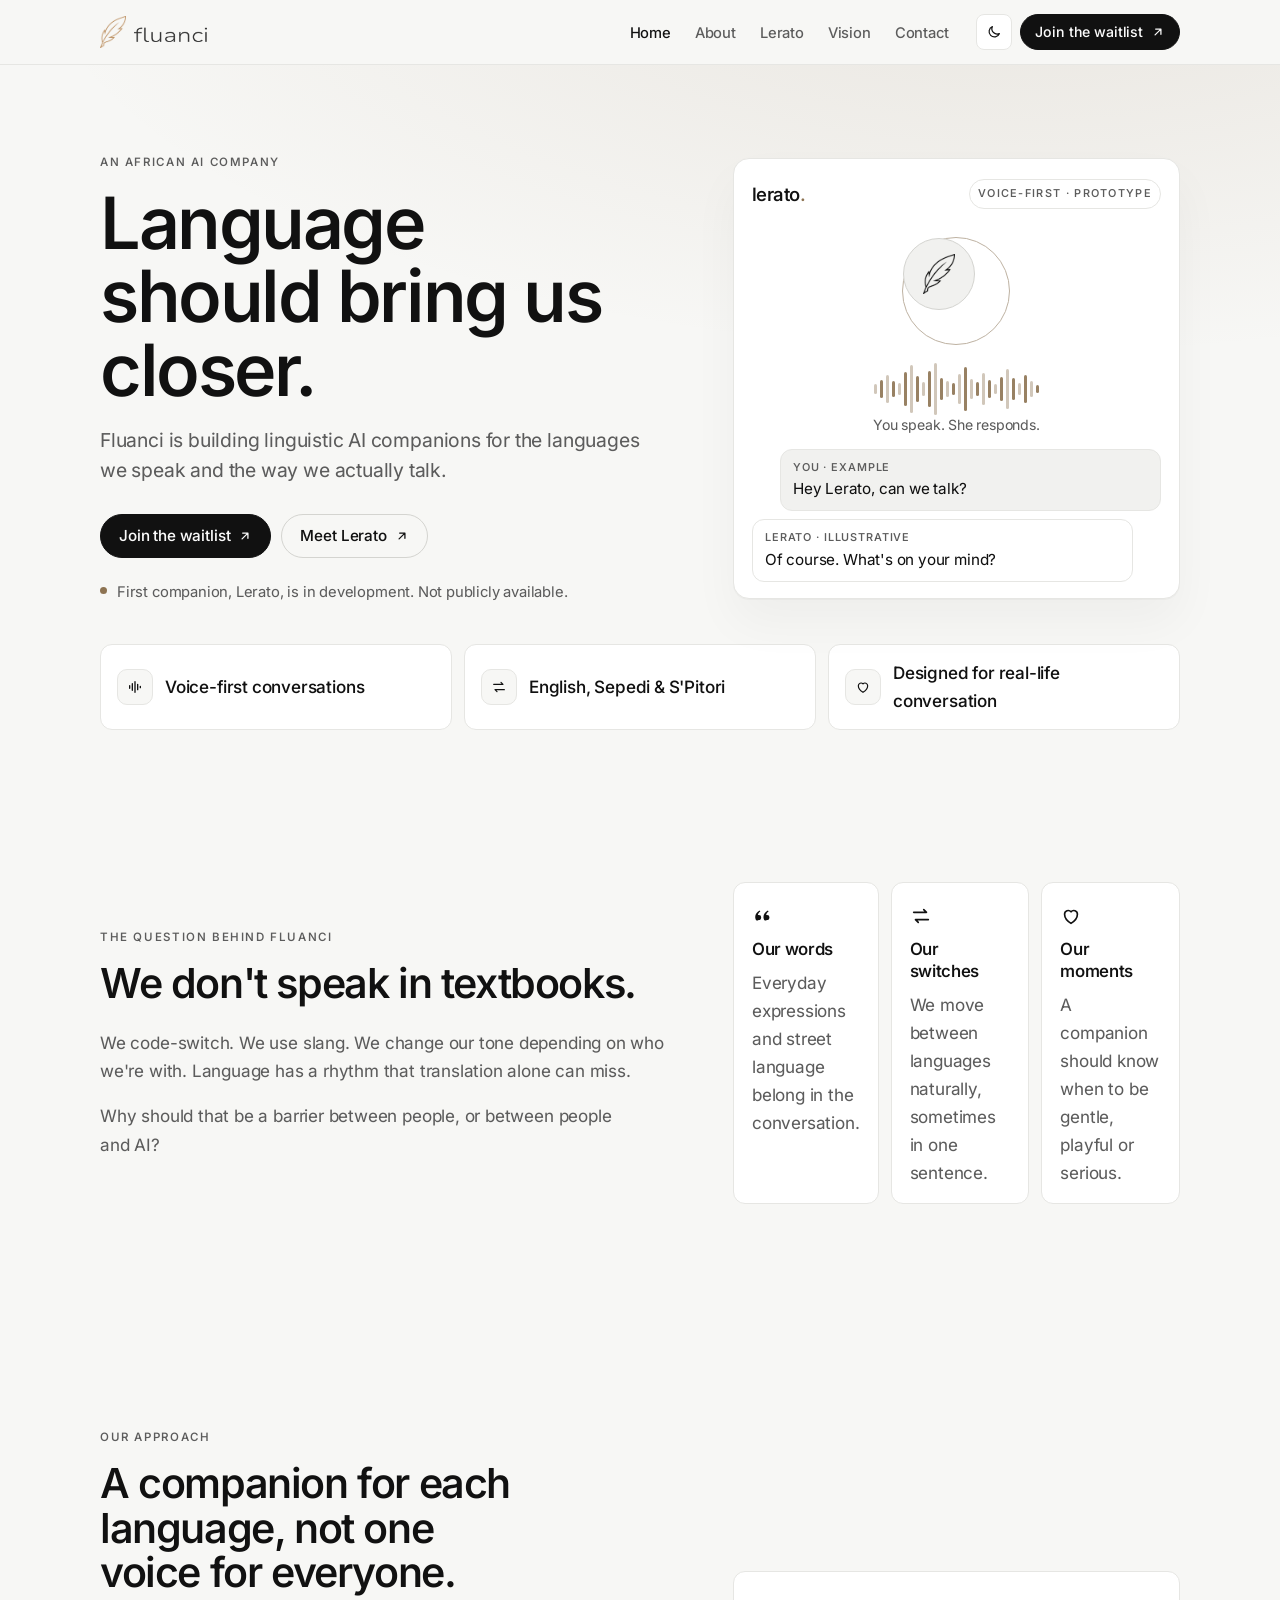
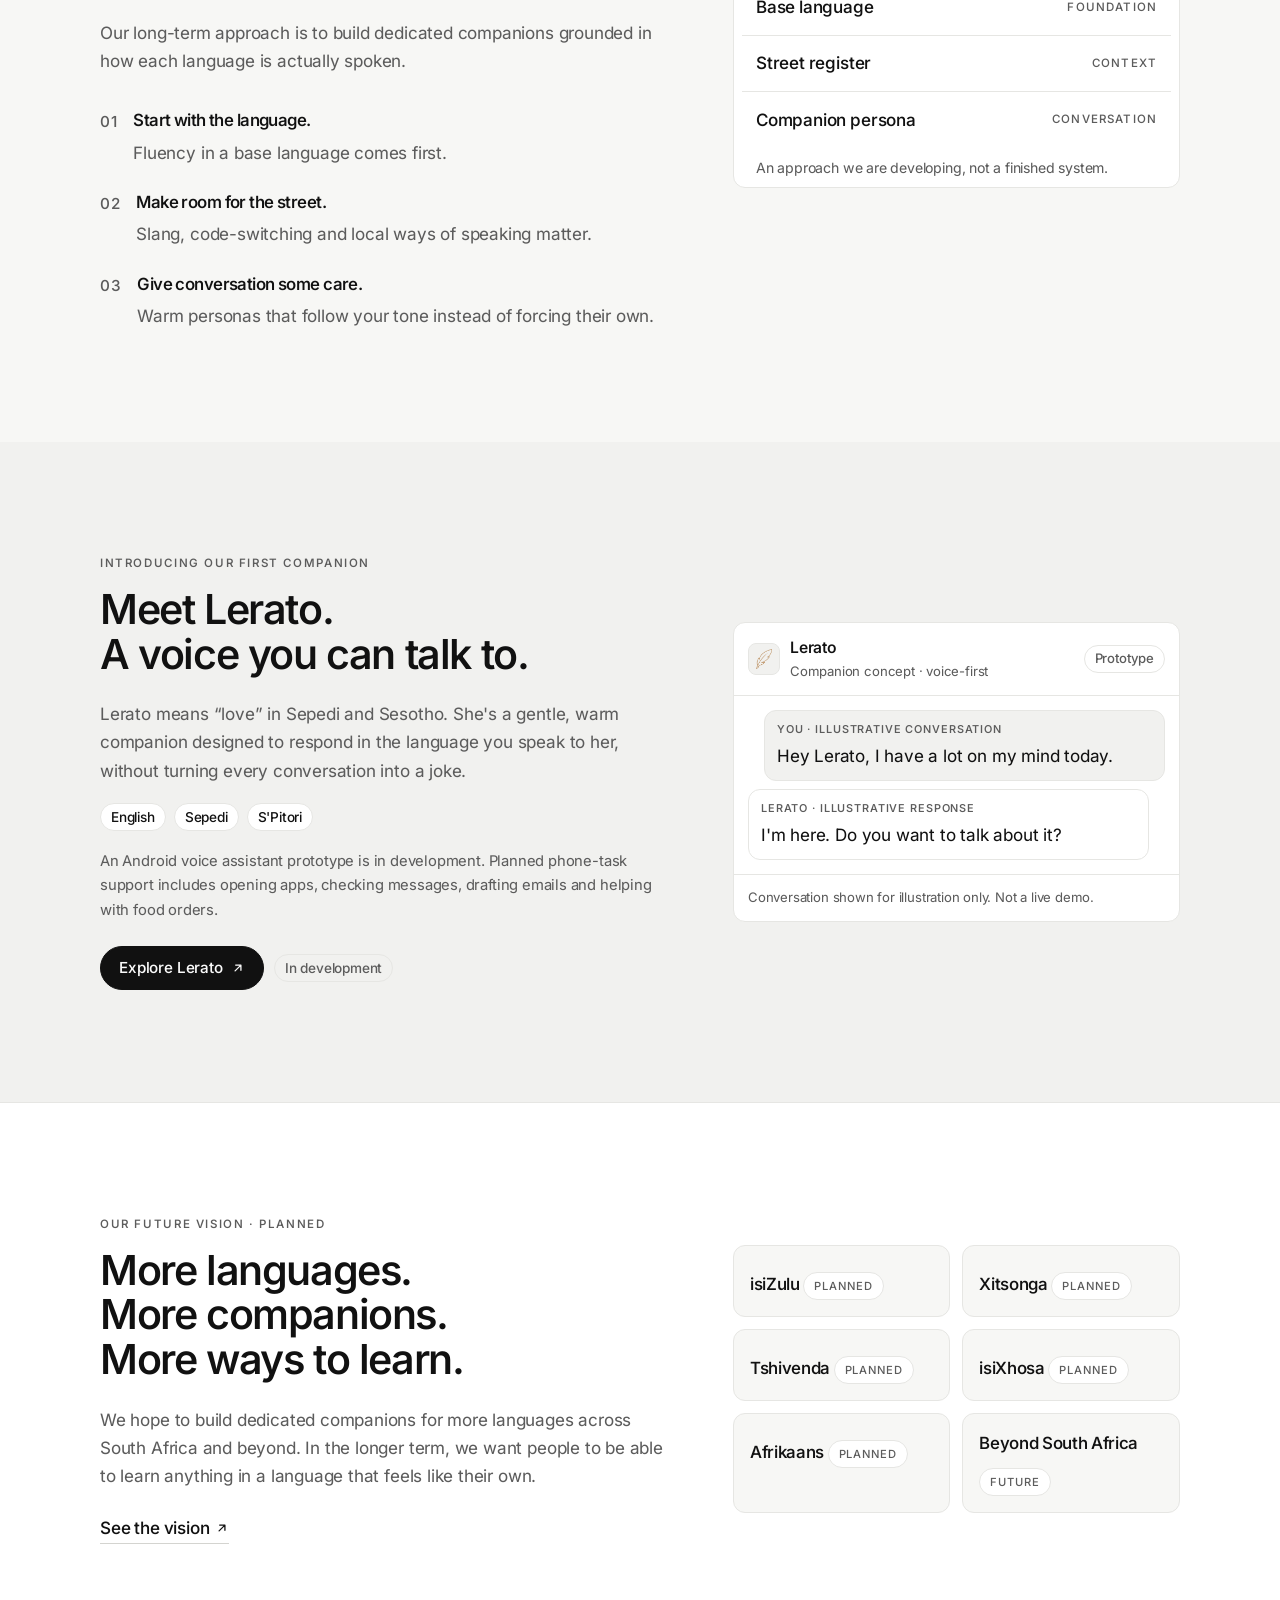
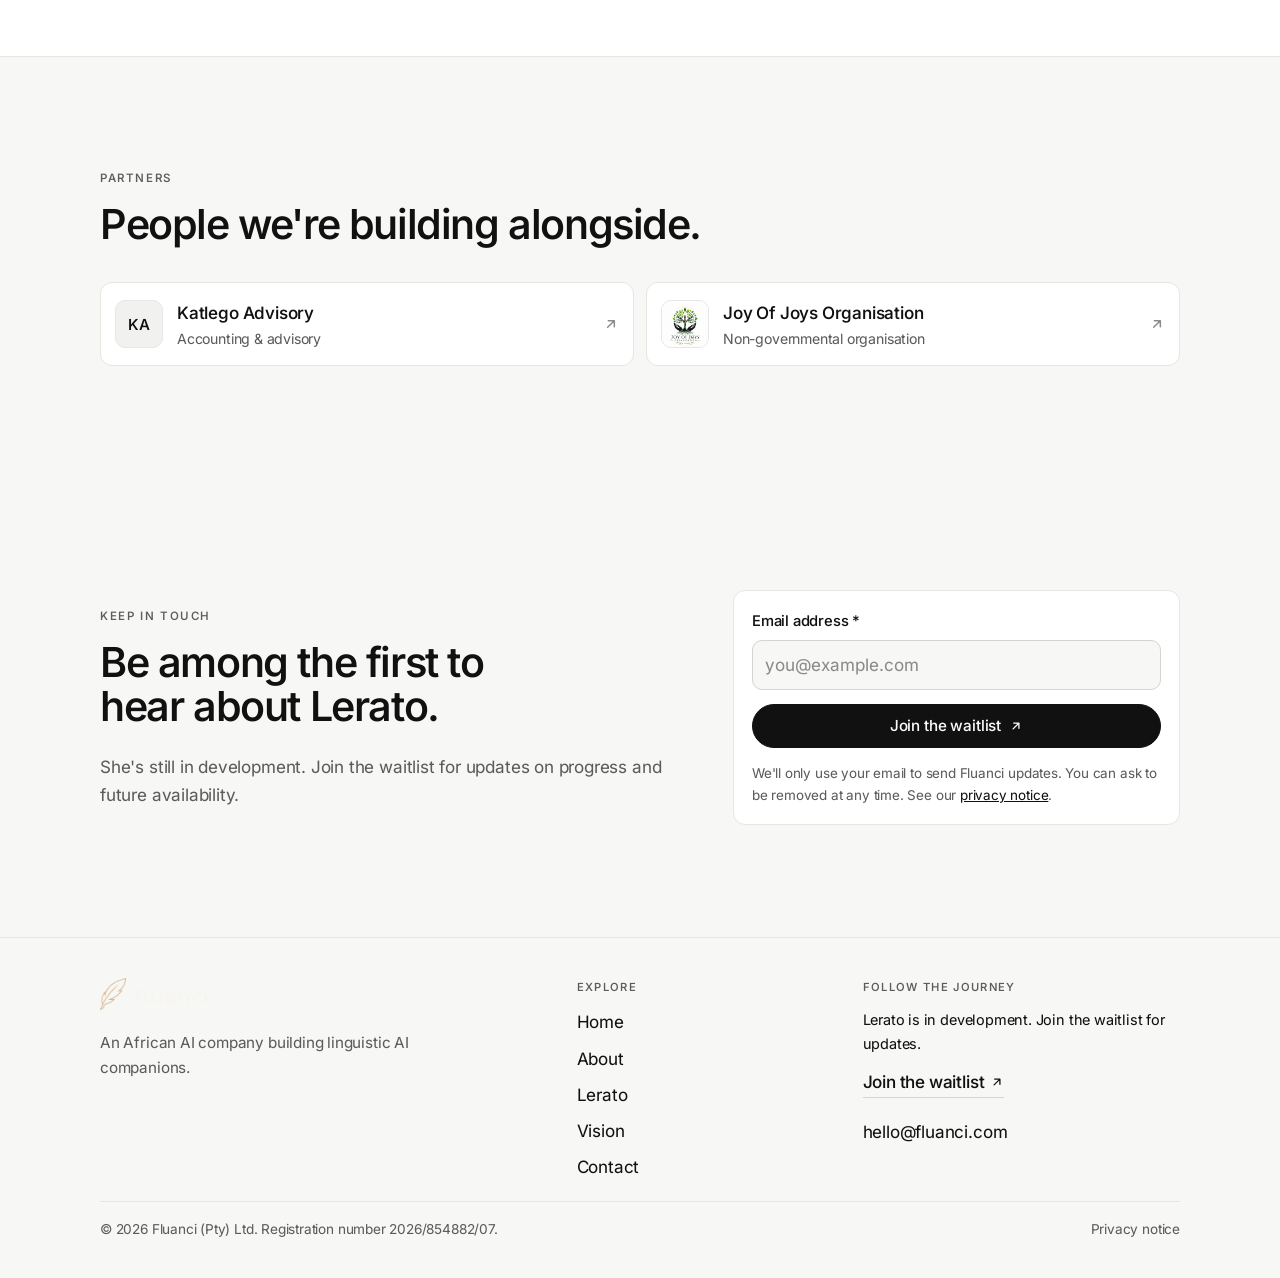
<file: index.html>
<!doctype html>
<html lang="en-ZA" data-theme="light">
<head>
  <meta charset="utf-8">
  <meta name="viewport" content="width=device-width, initial-scale=1">
  <title>Fluanci | Linguistic AI companions for African languages</title>
  <meta name="description" content="Fluanci is an African AI company building linguistic AI companions for the languages we speak and the way we actually talk. Meet Lerato, our first companion, in development.">
  <link rel="canonical" href="https://fluanci.com/">
  <meta name="theme-color" content="#FBFBF9">
  <meta property="og:type" content="website">
  <meta property="og:site_name" content="Fluanci">
  <meta property="og:locale" content="en_ZA">
  <meta property="og:url" content="https://fluanci.com/">
  <meta property="og:title" content="Fluanci | Linguistic AI companions for African languages">
  <meta property="og:description" content="Fluanci is an African AI company building linguistic AI companions for the languages we speak and the way we actually talk. Meet Lerato, our first companion, in development.">
  <meta property="og:image" content="https://fluanci.com/assets/img/og-logo.png">
  <meta property="og:image:alt" content="Fluanci logo">
  <meta property="og:image:width" content="1042">
  <meta property="og:image:height" content="1052">
  <meta name="twitter:card" content="summary">
  <meta name="twitter:title" content="Fluanci | Linguistic AI companions for African languages">
  <meta name="twitter:description" content="Fluanci is an African AI company building linguistic AI companions for the languages we speak and the way we actually talk. Meet Lerato, our first companion, in development.">
  <meta name="twitter:image" content="https://fluanci.com/assets/img/og-logo.png">
  <meta name="twitter:image:alt" content="Fluanci logo">
  <script type="application/ld+json">
  {
    "@context": "https://schema.org",
    "@type": "Organization",
    "name": "Fluanci",
    "legalName": "Fluanci (Pty) Ltd",
    "url": "https://fluanci.com",
    "logo": "https://fluanci.com/assets/img/og-logo.png",
    "email": "hello@fluanci.com",
    "description": "An African AI company building linguistic AI companions for the languages we speak and the way we actually talk.",
    "founder": {
      "@type": "Person",
      "name": "Wahina Hlulani Njoku"
    },
    "address": {
      "@type": "PostalAddress",
      "addressCountry": "South Africa"
    },
    "identifier": {
      "@type": "PropertyValue",
      "name": "Company registration number",
      "value": "2026/854882/07"
    }
  }
  </script>
  <link rel="icon" type="image/png" sizes="32x32" href="assets/img/favicon-32.png">
  <link rel="apple-touch-icon" href="assets/img/apple-touch-icon.png">
  <script>try{var t=localStorage.getItem("fluanci-theme");if(t==="dark"||t==="light")document.documentElement.dataset.theme=t;}catch(e){}</script>
  <link rel="stylesheet" href="assets/styles.css">
</head>
<body>
  <a class="skip-link" href="#main">Skip to content</a>
  <header class="site-header">
    <div class="container header-inner">
      <a class="brand" href="index.html" aria-label="Fluanci home">
        <img class="quill only-light" src="assets/img/quill-brown.png" alt="" width="34" height="42">
        <img class="quill only-dark" src="assets/img/quill-gold.png" alt="" width="34" height="42">
        <img class="wordmark only-light" src="assets/img/wordmark-dark.png" alt="Fluanci" width="96" height="26">
        <img class="wordmark only-dark" src="assets/img/wordmark-light.png" alt="Fluanci" width="96" height="26">
      </a>
      <nav class="main-nav" aria-label="Main">
        <ul class="nav-list">
          <li><a href="index.html" aria-current="page">Home</a></li>
<li><a href="about.html">About</a></li>
<li><a href="lerato.html">Lerato</a></li>
<li><a href="vision.html">Vision</a></li>
<li><a href="contact.html">Contact</a></li>
        </ul>
      </nav>
      <div class="header-actions">
        <button class="icon-btn theme-toggle" type="button" data-theme-toggle aria-pressed="false" aria-label="Switch to dark mode"><svg class="moon" viewBox="0 0 24 24" fill="none" stroke="currentColor" stroke-width="1.8" stroke-linecap="round" stroke-linejoin="round" aria-hidden="true"><path d="M20 14.5A8 8 0 0 1 9.5 4a8 8 0 1 0 10.5 10.5Z"/></svg><svg class="sun" viewBox="0 0 24 24" fill="none" stroke="currentColor" stroke-width="1.8" stroke-linecap="round" aria-hidden="true"><circle cx="12" cy="12" r="4"/><path d="M12 2v2M12 20v2M4.9 4.9l1.4 1.4M17.7 17.7l1.4 1.4M2 12h2M20 12h2M4.9 19.1l1.4-1.4M17.7 6.3l1.4-1.4"/></svg></button>
        <a class="btn btn-primary btn-small" href="index.html#waitlist">Join the waitlist <svg viewBox="0 0 24 24" fill="none" stroke="currentColor" stroke-width="2.2" stroke-linecap="round" stroke-linejoin="round" aria-hidden="true"><path d="M7 17 17 7M8 7h9v9"/></svg></a>
        <button class="icon-btn menu-btn" type="button" data-menu-open aria-expanded="false" aria-controls="mobile-menu" aria-label="Open menu"><svg viewBox="0 0 24 24" fill="none" stroke="currentColor" stroke-width="1.8" stroke-linecap="round" aria-hidden="true"><path d="M4 7h16M4 12h16M4 17h16"/></svg></button>
      </div>
    </div>
  </header>
  <div class="drawer" id="mobile-menu" role="dialog" aria-modal="true" aria-label="Menu" inert>
    <div class="drawer-head">
      <a class="brand" href="index.html" aria-label="Fluanci home">
        <img class="quill only-light" src="assets/img/quill-brown.png" alt="" width="34" height="42">
        <img class="quill only-dark" src="assets/img/quill-gold.png" alt="" width="34" height="42">
        <img class="wordmark only-light" src="assets/img/wordmark-dark.png" alt="Fluanci" width="96" height="26">
        <img class="wordmark only-dark" src="assets/img/wordmark-light.png" alt="Fluanci" width="96" height="26">
      </a>
      <div class="header-actions">
        <button class="icon-btn theme-toggle" type="button" data-theme-toggle aria-pressed="false" aria-label="Switch to dark mode"><svg class="moon" viewBox="0 0 24 24" fill="none" stroke="currentColor" stroke-width="1.8" stroke-linecap="round" stroke-linejoin="round" aria-hidden="true"><path d="M20 14.5A8 8 0 0 1 9.5 4a8 8 0 1 0 10.5 10.5Z"/></svg><svg class="sun" viewBox="0 0 24 24" fill="none" stroke="currentColor" stroke-width="1.8" stroke-linecap="round" aria-hidden="true"><circle cx="12" cy="12" r="4"/><path d="M12 2v2M12 20v2M4.9 4.9l1.4 1.4M17.7 17.7l1.4 1.4M2 12h2M20 12h2M4.9 19.1l1.4-1.4M17.7 6.3l1.4-1.4"/></svg></button>
        <button class="icon-btn" type="button" data-menu-close aria-label="Close menu"><svg viewBox="0 0 24 24" fill="none" stroke="currentColor" stroke-width="1.8" stroke-linecap="round" aria-hidden="true"><path d="M6 6l12 12M18 6 6 18"/></svg></button>
      </div>
    </div>
    <nav aria-label="Mobile">
      <ul class="drawer-list">
        <li><a href="index.html" aria-current="page">Home</a></li>
<li><a href="about.html">About</a></li>
<li><a href="lerato.html">Lerato</a></li>
<li><a href="vision.html">Vision</a></li>
<li><a href="contact.html">Contact</a></li>
      </ul>
    </nav>
    <a class="btn btn-primary" href="index.html#waitlist">Join the waitlist <svg viewBox="0 0 24 24" fill="none" stroke="currentColor" stroke-width="2.2" stroke-linecap="round" stroke-linejoin="round" aria-hidden="true"><path d="M7 17 17 7M8 7h9v9"/></svg></a>
  </div>
  <main id="main">
    <section class="hero" aria-labelledby="hero-title">
      <div class="container">
        <div class="hero-grid">
          <div>
            <span class="eyebrow">An African AI company</span>
            <h1 class="h1" id="hero-title">Language<br> should <span class="accent">bring us<br> closer.</span></h1>
            <p class="lede">Fluanci is building linguistic AI companions for the languages we speak and the way we actually talk.</p>
            <div class="actions">
              <a class="btn btn-primary" href="#waitlist">Join the waitlist <svg viewBox="0 0 24 24" fill="none" stroke="currentColor" stroke-width="2.2" stroke-linecap="round" stroke-linejoin="round" aria-hidden="true"><path d="M7 17 17 7M8 7h9v9"/></svg></a>
              <a class="btn btn-secondary" href="lerato.html">Meet Lerato <svg viewBox="0 0 24 24" fill="none" stroke="currentColor" stroke-width="2.2" stroke-linecap="round" stroke-linejoin="round" aria-hidden="true"><path d="M7 17 17 7M8 7h9v9"/></svg></a>
            </div>
            <p class="status-note"><span class="status-dot" aria-hidden="true"></span>First companion, Lerato, is in development. Not publicly available.</p>
          </div>
          <div>
          <div class="voice-card" role="img" aria-label="Illustration of Lerato, a voice-first companion prototype. Example only: you say 'Hey Lerato, can we talk?' and Lerato replies 'Of course. What's on your mind?'">
            <div class="voice-top" aria-hidden="true">
              <span class="lerato-mark">lerato<span>.</span></span>
              <span class="tag">Voice-first &middot; Prototype</span>
            </div>
            <div class="orb-wrap" aria-hidden="true">
              <div class="orb-ring"><div class="orb"><img src="assets/img/quill-white.png" alt="" width="120" height="150"></div></div>
            </div>
            <div class="wave" data-wave aria-hidden="true"></div>
            <p class="wave-caption" aria-hidden="true">You speak. She responds.</p>
            <div class="bubbles" aria-hidden="true">
              <div class="bubble bubble-you"><small>You &middot; Example</small>Hey Lerato, can we talk?</div>
              <div class="bubble bubble-lerato"><small>Lerato &middot; Illustrative</small>Of course. What's on your mind?</div>
            </div>
          </div>
          </div>
        </div>
        <ul class="highlights">
          <li><span class="icon-circle"><svg viewBox="0 0 24 24" fill="none" stroke="currentColor" stroke-width="2" stroke-linecap="round" aria-hidden="true"><path d="M4 10v4M8 7v10M12 4v16M16 8v8M20 11v2"/></svg></span>Voice-first conversations</li>
          <li><span class="icon-circle"><svg viewBox="0 0 24 24" fill="none" stroke="currentColor" stroke-width="1.8" stroke-linecap="round" stroke-linejoin="round" aria-hidden="true"><path d="M4 8h14l-3-3M20 16H6l3 3"/></svg></span>English, Sepedi &amp; S'Pitori</li>
          <li><span class="icon-circle"><svg viewBox="0 0 24 24" fill="none" stroke="currentColor" stroke-width="1.8" stroke-linejoin="round" aria-hidden="true"><path d="M12 20s-7-4.4-7-10a4 4 0 0 1 7-2.6A4 4 0 0 1 19 10c0 5.6-7 10-7 10Z"/></svg></span>Designed for real-life conversation</li>
        </ul>
      </div>
    </section>

    <section class="section" aria-labelledby="problem-title">
      <div class="container grid-2">
        <div class="col-text">
          <span class="eyebrow">The question behind Fluanci</span>
          <h2 class="h2" id="problem-title" style="margin-bottom:24px">We don't speak in textbooks.</h2>
          <p class="body-2">We code-switch. We use slang. We change our tone depending on who we're with. Language has a rhythm that translation alone can miss.</p>
          <p class="body-2">Why should that be a barrier between people, or between people and AI?</p>
        </div>
        <ul class="cards-3 col-cards">
          <li class="card"><svg class="card-icon" viewBox="0 0 24 24" fill="currentColor" aria-hidden="true"><path d="M5 17c-1-1-1.5-2.3-1.5-4 0-3 2-5.6 4.8-7l.8 1.2C7.4 8.3 6.6 9.7 6.5 11c.3 0 .7-.1 1-.1A2.6 2.6 0 0 1 10 13.6 2.8 2.8 0 0 1 7.2 16.4 3 3 0 0 1 5 17Zm9 0c-1-1-1.5-2.3-1.5-4 0-3 2-5.6 4.8-7l.8 1.2c-1.7 1.1-2.5 2.5-2.6 3.8.3 0 .7-.1 1-.1a2.6 2.6 0 0 1 2.5 2.7 2.8 2.8 0 0 1-2.8 2.8A3 3 0 0 1 14 17Z"/></svg><h3 class="h3">Our words</h3><p>Everyday expressions and street language belong in the conversation.</p></li>
          <li class="card"><svg class="card-icon" viewBox="0 0 24 24" fill="none" stroke="currentColor" stroke-width="1.8" stroke-linecap="round" stroke-linejoin="round" aria-hidden="true"><path d="M4 8h14l-3-3M20 16H6l3 3"/></svg><h3 class="h3">Our switches</h3><p>We move between languages naturally, sometimes in one sentence.</p></li>
          <li class="card"><svg class="card-icon" viewBox="0 0 24 24" fill="none" stroke="currentColor" stroke-width="1.8" stroke-linejoin="round" aria-hidden="true"><path d="M12 20s-7-4.4-7-10a4 4 0 0 1 7-2.6A4 4 0 0 1 19 10c0 5.6-7 10-7 10Z"/></svg><h3 class="h3">Our moments</h3><p>A companion should know when to be gentle, playful or serious.</p></li>
        </ul>
      </div>
    </section>

    <section class="section section-alt" aria-labelledby="approach-title">
      <div class="container grid-2">
        <div class="col-text">
          <span class="eyebrow">Our approach</span>
          <h2 class="h2" id="approach-title" style="margin-bottom:24px">A companion for each language, not one voice for everyone.</h2>
          <p class="body-2">Our long-term approach is to build dedicated companions grounded in how each language is actually spoken.</p>
          <ol class="steps">
            <li><div><h3>Start with the language.</h3><p>Fluency in a base language comes first.</p></div></li>
            <li><div><h3>Make room for the street.</h3><p>Slang, code-switching and local ways of speaking matter.</p></div></li>
            <li><div><h3>Give conversation some care.</h3><p>Warm personas that follow your tone instead of forcing their own.</p></div></li>
          </ol>
        </div>
        <div class="col-media">
          <div class="stack-panel">
            <ol class="stack" aria-label="Fluanci's companion layers">
              <li><span>Base language</span><span>Foundation</span></li>
              <li><span>Street register</span><span>Context</span></li>
              <li><span>Companion persona</span><span>Conversation</span></li>
            </ol>
            <p class="stack-caption">An approach we are developing, not a finished system.</p>
          </div>
        </div>
      </div>
    </section>

    <section class="section section-tint" aria-labelledby="lerato-title">
      <div class="container grid-2">
        <div class="col-text">
          <span class="eyebrow">Introducing our first companion</span>
          <h2 class="h2" id="lerato-title">Meet Lerato.<br>A voice you can talk to.</h2>
          <p class="body-2" style="margin-top:24px">Lerato means &ldquo;love&rdquo; in Sepedi and Sesotho. She's a gentle, warm companion designed to respond in the language you speak to her, without turning every conversation into a joke.</p>
          <ul class="chips" aria-label="Languages">
            <li class="chip">English</li><li class="chip">Sepedi</li><li class="chip">S'Pitori</li>
          </ul>
          <p class="small">An Android voice assistant prototype is in development. Planned phone-task support includes opening apps, checking messages, drafting emails and helping with food orders.</p>
          <div class="actions" style="margin-top:24px;align-items:center">
            <a class="btn btn-primary" href="lerato.html">Explore Lerato <svg viewBox="0 0 24 24" fill="none" stroke="currentColor" stroke-width="2.2" stroke-linecap="round" stroke-linejoin="round" aria-hidden="true"><path d="M7 17 17 7M8 7h9v9"/></svg></a>
            <span class="chip chip-status">In development</span>
          </div>
        </div>
        <div class="col-media">
          <figure class="chat-card" style="margin:0">
            <div class="chat-head">
              <span class="avatar"><img src="assets/img/quill-brown.png" alt="" width="20" height="25"></span>
              <div><strong>Lerato</strong><span>Companion concept &middot; voice-first</span></div>
              <span class="chip chip-status">Prototype</span>
            </div>
            <div class="chat-body">
              <p class="msg msg-you"><small>You &middot; Illustrative conversation</small>Hey Lerato, I have a lot on my mind today.</p>
              <p class="msg msg-lerato"><small>Lerato &middot; Illustrative response</small>I'm here. Do you want to talk about it?</p>
            </div>
            <figcaption class="chat-foot">Conversation shown for illustration only. Not a live demo.</figcaption>
          </figure>
        </div>
      </div>
    </section>

    <section class="section section-band" aria-labelledby="vision-title">
      <div class="container grid-2">
        <div class="col-text">
          <span class="eyebrow">Our future vision &middot; planned</span>
          <h2 class="h2" id="vision-title" style="margin-bottom:24px">More languages.<br>More companions.<br>More ways to learn.</h2>
          <p class="body-2">We hope to build dedicated companions for more languages across South Africa and beyond. In the longer term, we want people to be able to learn anything in a language that feels like their own.</p>
          <p style="margin-top:24px"><a class="text-link" href="vision.html">See the vision <svg viewBox="0 0 24 24" fill="none" stroke="currentColor" stroke-width="2.2" stroke-linecap="round" stroke-linejoin="round" aria-hidden="true"><path d="M7 17 17 7M8 7h9v9"/></svg></a></p>
        </div>
        <div class="col-media">
          <ul class="lang-grid" aria-label="Planned languages">
            <li>isiZulu <span class="pill">Planned</span></li>
            <li>Xitsonga <span class="pill">Planned</span></li>
            <li>Tshivenda <span class="pill">Planned</span></li>
            <li>isiXhosa <span class="pill">Planned</span></li>
            <li>Afrikaans <span class="pill">Planned</span></li>
            <li>Beyond South Africa <span class="pill">Future</span></li>
          </ul>
        </div>
      </div>
    </section>

    <section class="section" aria-labelledby="partners-title">
      <div class="container">
        <div class="section-head">
          <span class="eyebrow">Partners</span>
          <h2 class="h2" id="partners-title">People we're building alongside.</h2>
        </div>
        <ul class="partner-grid">
          <li><a class="partner-card" href="https://www.kadvisory.co.za/" target="_blank" rel="noopener noreferrer">
            <span class="partner-logo partner-logo-text" aria-hidden="true">KA</span>
            <div class="partner-info"><strong>Katlego Advisory</strong><span>Accounting &amp; advisory</span></div>
            <svg viewBox="0 0 24 24" fill="none" stroke="currentColor" stroke-width="2.2" stroke-linecap="round" stroke-linejoin="round" aria-hidden="true"><path d="M7 17 17 7M8 7h9v9"/></svg><span class="sr-only">(opens in a new tab)</span></a></li>
          <li><a class="partner-card" href="https://www.joyofjoys.org/" target="_blank" rel="noopener noreferrer">
            <span class="partner-logo"><img src="assets/img/partner-joy-of-joys.jpg" alt="" width="64" height="64" loading="lazy"></span>
            <div class="partner-info"><strong>Joy Of Joys Organisation</strong><span>Non-governmental organisation</span></div>
            <svg viewBox="0 0 24 24" fill="none" stroke="currentColor" stroke-width="2.2" stroke-linecap="round" stroke-linejoin="round" aria-hidden="true"><path d="M7 17 17 7M8 7h9v9"/></svg><span class="sr-only">(opens in a new tab)</span></a></li>
        </ul>
      </div>
    </section>

    <section class="section section-beige" id="waitlist" aria-labelledby="waitlist-title">
      <div class="container grid-2">
        <div class="col-text">
          <span class="eyebrow">Keep in touch</span>
          <h2 class="h2" id="waitlist-title" style="margin-bottom:24px">Be among the first to hear about Lerato.</h2>
          <p class="body-2">She's still in development. Join the waitlist for updates on progress and future availability.</p>
        </div>
        <div class="col-media">
          <form class="form-card" data-form="waitlist" aria-describedby="waitlist-email-note">
            <div class="field" data-required-msg="Enter your email address to join the waitlist.">
              <label for="waitlist-email">Email address <span class="req" aria-hidden="true">*</span></label>
              <input class="input" id="waitlist-email" name="email" type="email" autocomplete="email" inputmode="email" placeholder="you@example.com" required>
              <p class="field-error" role="alert"><svg viewBox="0 0 24 24" fill="none" stroke="currentColor" stroke-width="2" stroke-linecap="round" aria-hidden="true"><circle cx="12" cy="12" r="9"/><path d="M12 8v5M12 16h.01"/></svg><span></span></p>
            </div>
            <input type="text" name="_gotcha" tabindex="-1" autocomplete="off" aria-hidden="true" style="position:absolute;left:-9999px">
            <button class="btn btn-primary" type="submit"><span>Join the waitlist</span> <svg viewBox="0 0 24 24" fill="none" stroke="currentColor" stroke-width="2.2" stroke-linecap="round" stroke-linejoin="round" aria-hidden="true"><path d="M7 17 17 7M8 7h9v9"/></svg></button>
            <div class="form-status" role="status" aria-live="polite"><svg viewBox="0 0 24 24" fill="none" stroke="currentColor" stroke-width="2" stroke-linecap="round" stroke-linejoin="round" aria-hidden="true"><circle cx="12" cy="12" r="9"/><path d="m8 12 3 3 5-6"/></svg><span></span></div>
            <p class="form-note" id="waitlist-email-note">We'll only use your email to send Fluanci updates. You can ask to be removed at any time. See our <a href="privacy.html">privacy notice</a>.</p>
          </form>
        </div>
      </div>
    </section>
  </main>
  <footer class="site-footer">
    <div class="container">
      <div class="footer-grid">
        <div class="footer-brand">
          <a class="brand" href="index.html" aria-label="Fluanci home">
            <img class="quill" src="assets/img/quill-gold.png" alt="" width="32" height="40">
            <img class="wordmark" src="assets/img/wordmark-light.png" alt="Fluanci" width="90" height="24">
          </a>
          <p>An African AI company building linguistic AI companions.</p>
        </div>
        <div>
          <h2>Explore</h2>
          <ul class="footer-links">
            <li><a href="index.html">Home</a></li>
            <li><a href="about.html">About</a></li>
            <li><a href="lerato.html">Lerato</a></li>
            <li><a href="vision.html">Vision</a></li>
            <li><a href="contact.html">Contact</a></li>
          </ul>
        </div>
        <div>
          <h2>Follow the journey</h2>
          <p style="color:var(--band-text-2);font-size:.9rem;margin-bottom:12px">Lerato is in development. Join the waitlist for updates.</p>
          <a class="text-link" href="index.html#waitlist">Join the waitlist <svg viewBox="0 0 24 24" fill="none" stroke="currentColor" stroke-width="2.2" stroke-linecap="round" stroke-linejoin="round" aria-hidden="true"><path d="M7 17 17 7M8 7h9v9"/></svg></a>
          <p style="margin-top:20px"><a href="mailto:hello@fluanci.com">hello@fluanci.com</a></p>
        </div>
      </div>
      <div class="footer-bottom">
        <p>&copy; <span data-year>2026</span> Fluanci (Pty) Ltd. Registration number 2026/854882/07.</p>
        <p><a href="privacy.html" style="color:inherit">Privacy notice</a></p>
      </div>
    </div>
  </footer>
  <script src="assets/main.js" defer></script>
</body>
</html>
</file>
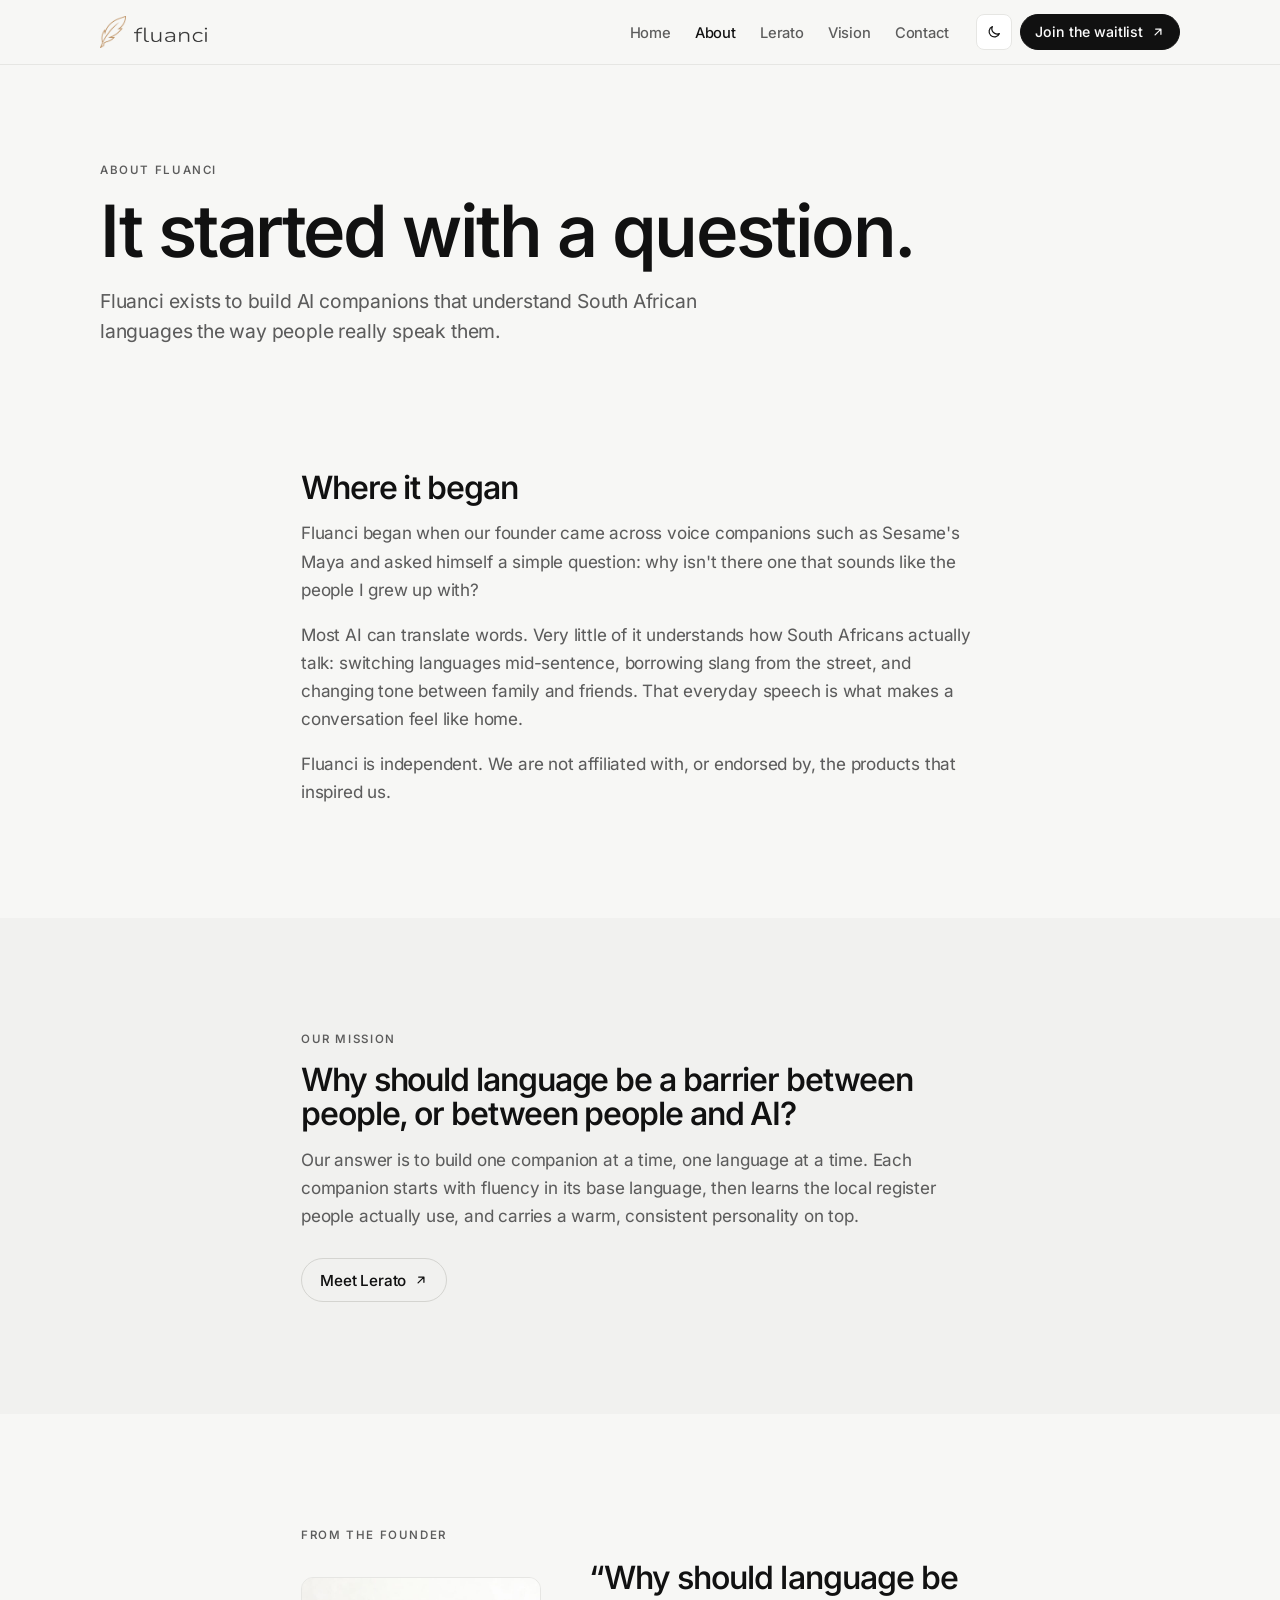
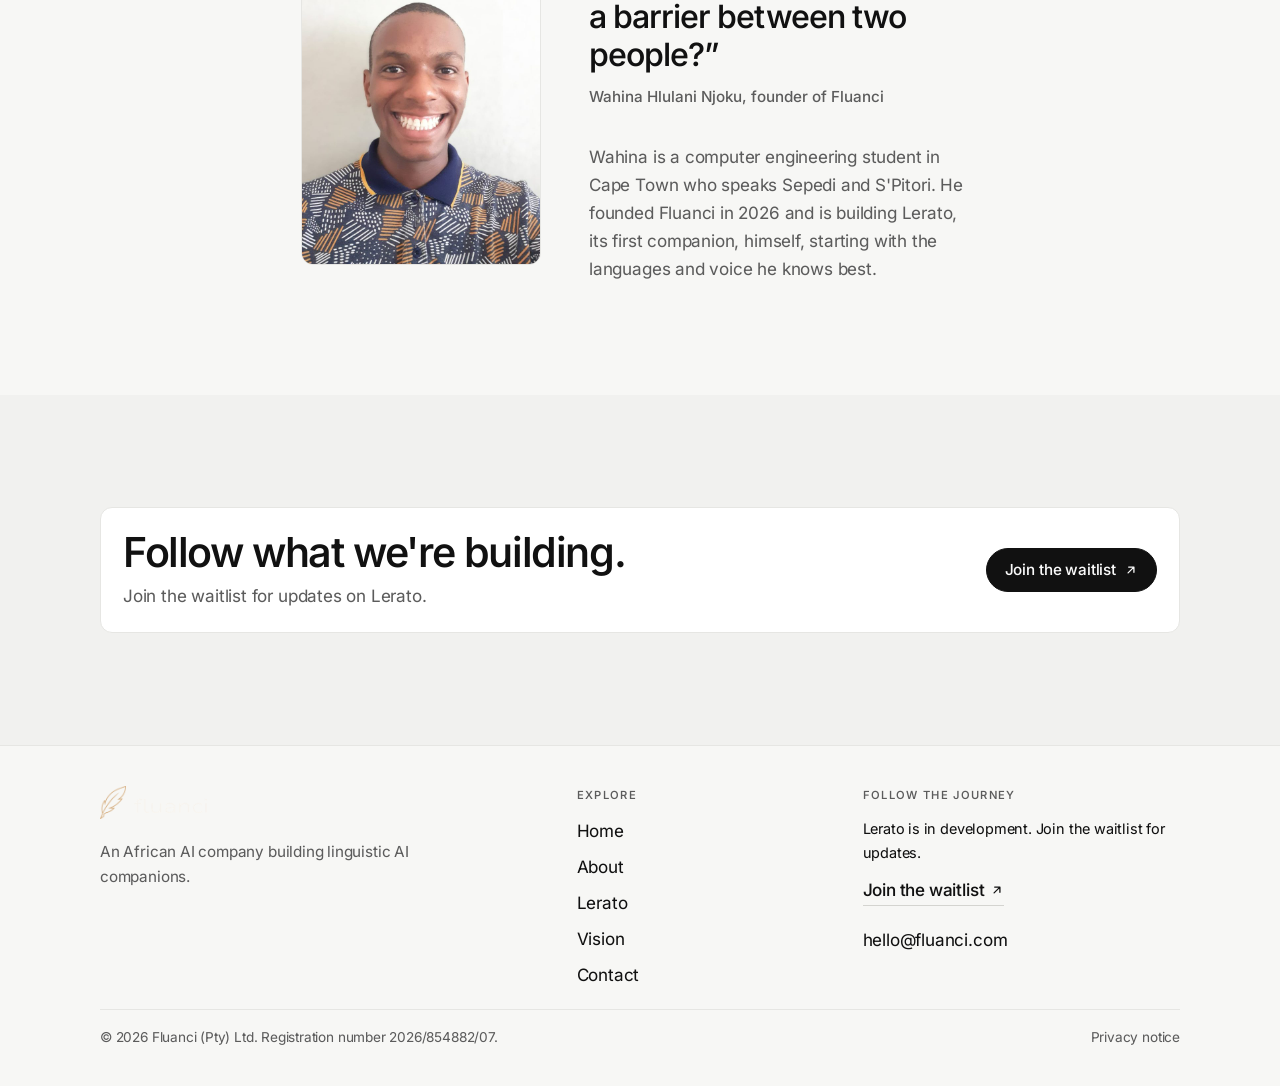
<file: about.html>
<!doctype html>
<html lang="en-ZA" data-theme="light">
<head>
  <meta charset="utf-8">
  <meta name="viewport" content="width=device-width, initial-scale=1">
  <title>About | Fluanci</title>
  <meta name="description" content="Why Fluanci exists: an independent South African company building AI companions that understand how people really speak.">
  <link rel="canonical" href="https://fluanci.com/about.html">
  <meta name="theme-color" content="#FBFBF9">
  <meta property="og:type" content="website">
  <meta property="og:site_name" content="Fluanci">
  <meta property="og:locale" content="en_ZA">
  <meta property="og:url" content="https://fluanci.com/about.html">
  <meta property="og:title" content="About | Fluanci">
  <meta property="og:description" content="Why Fluanci exists: an independent South African company building AI companions that understand how people really speak.">
  <meta property="og:image" content="https://fluanci.com/assets/img/og-logo.png">
  <meta property="og:image:alt" content="Fluanci logo">
  <meta property="og:image:width" content="1042">
  <meta property="og:image:height" content="1052">
  <meta name="twitter:card" content="summary">
  <meta name="twitter:title" content="About | Fluanci">
  <meta name="twitter:description" content="Why Fluanci exists: an independent South African company building AI companions that understand how people really speak.">
  <meta name="twitter:image" content="https://fluanci.com/assets/img/og-logo.png">
  <meta name="twitter:image:alt" content="Fluanci logo">
  <link rel="icon" type="image/png" sizes="32x32" href="assets/img/favicon-32.png">
  <link rel="apple-touch-icon" href="assets/img/apple-touch-icon.png">
  <script>try{var t=localStorage.getItem("fluanci-theme");if(t==="dark"||t==="light")document.documentElement.dataset.theme=t;}catch(e){}</script>
  <link rel="stylesheet" href="assets/styles.css">
</head>
<body>
  <a class="skip-link" href="#main">Skip to content</a>
  <header class="site-header">
    <div class="container header-inner">
      <a class="brand" href="index.html" aria-label="Fluanci home">
        <img class="quill only-light" src="assets/img/quill-brown.png" alt="" width="34" height="42">
        <img class="quill only-dark" src="assets/img/quill-gold.png" alt="" width="34" height="42">
        <img class="wordmark only-light" src="assets/img/wordmark-dark.png" alt="Fluanci" width="96" height="26">
        <img class="wordmark only-dark" src="assets/img/wordmark-light.png" alt="Fluanci" width="96" height="26">
      </a>
      <nav class="main-nav" aria-label="Main">
        <ul class="nav-list">
          <li><a href="index.html">Home</a></li>
<li><a href="about.html" aria-current="page">About</a></li>
<li><a href="lerato.html">Lerato</a></li>
<li><a href="vision.html">Vision</a></li>
<li><a href="contact.html">Contact</a></li>
        </ul>
      </nav>
      <div class="header-actions">
        <button class="icon-btn theme-toggle" type="button" data-theme-toggle aria-pressed="false" aria-label="Switch to dark mode"><svg class="moon" viewBox="0 0 24 24" fill="none" stroke="currentColor" stroke-width="1.8" stroke-linecap="round" stroke-linejoin="round" aria-hidden="true"><path d="M20 14.5A8 8 0 0 1 9.5 4a8 8 0 1 0 10.5 10.5Z"/></svg><svg class="sun" viewBox="0 0 24 24" fill="none" stroke="currentColor" stroke-width="1.8" stroke-linecap="round" aria-hidden="true"><circle cx="12" cy="12" r="4"/><path d="M12 2v2M12 20v2M4.9 4.9l1.4 1.4M17.7 17.7l1.4 1.4M2 12h2M20 12h2M4.9 19.1l1.4-1.4M17.7 6.3l1.4-1.4"/></svg></button>
        <a class="btn btn-primary btn-small" href="index.html#waitlist">Join the waitlist <svg viewBox="0 0 24 24" fill="none" stroke="currentColor" stroke-width="2.2" stroke-linecap="round" stroke-linejoin="round" aria-hidden="true"><path d="M7 17 17 7M8 7h9v9"/></svg></a>
        <button class="icon-btn menu-btn" type="button" data-menu-open aria-expanded="false" aria-controls="mobile-menu" aria-label="Open menu"><svg viewBox="0 0 24 24" fill="none" stroke="currentColor" stroke-width="1.8" stroke-linecap="round" aria-hidden="true"><path d="M4 7h16M4 12h16M4 17h16"/></svg></button>
      </div>
    </div>
  </header>
  <div class="drawer" id="mobile-menu" role="dialog" aria-modal="true" aria-label="Menu" inert>
    <div class="drawer-head">
      <a class="brand" href="index.html" aria-label="Fluanci home">
        <img class="quill only-light" src="assets/img/quill-brown.png" alt="" width="34" height="42">
        <img class="quill only-dark" src="assets/img/quill-gold.png" alt="" width="34" height="42">
        <img class="wordmark only-light" src="assets/img/wordmark-dark.png" alt="Fluanci" width="96" height="26">
        <img class="wordmark only-dark" src="assets/img/wordmark-light.png" alt="Fluanci" width="96" height="26">
      </a>
      <div class="header-actions">
        <button class="icon-btn theme-toggle" type="button" data-theme-toggle aria-pressed="false" aria-label="Switch to dark mode"><svg class="moon" viewBox="0 0 24 24" fill="none" stroke="currentColor" stroke-width="1.8" stroke-linecap="round" stroke-linejoin="round" aria-hidden="true"><path d="M20 14.5A8 8 0 0 1 9.5 4a8 8 0 1 0 10.5 10.5Z"/></svg><svg class="sun" viewBox="0 0 24 24" fill="none" stroke="currentColor" stroke-width="1.8" stroke-linecap="round" aria-hidden="true"><circle cx="12" cy="12" r="4"/><path d="M12 2v2M12 20v2M4.9 4.9l1.4 1.4M17.7 17.7l1.4 1.4M2 12h2M20 12h2M4.9 19.1l1.4-1.4M17.7 6.3l1.4-1.4"/></svg></button>
        <button class="icon-btn" type="button" data-menu-close aria-label="Close menu"><svg viewBox="0 0 24 24" fill="none" stroke="currentColor" stroke-width="1.8" stroke-linecap="round" aria-hidden="true"><path d="M6 6l12 12M18 6 6 18"/></svg></button>
      </div>
    </div>
    <nav aria-label="Mobile">
      <ul class="drawer-list">
        <li><a href="index.html">Home</a></li>
<li><a href="about.html" aria-current="page">About</a></li>
<li><a href="lerato.html">Lerato</a></li>
<li><a href="vision.html">Vision</a></li>
<li><a href="contact.html">Contact</a></li>
      </ul>
    </nav>
    <a class="btn btn-primary" href="index.html#waitlist">Join the waitlist <svg viewBox="0 0 24 24" fill="none" stroke="currentColor" stroke-width="2.2" stroke-linecap="round" stroke-linejoin="round" aria-hidden="true"><path d="M7 17 17 7M8 7h9v9"/></svg></a>
  </div>
  <main id="main">
    <section class="page-hero tint" aria-labelledby="about-title">
      <div class="container">
        <span class="eyebrow">About Fluanci</span>
        <h1 class="h1" id="about-title">It started with a question.</h1>
        <p class="lede">Fluanci exists to build AI companions that understand South African languages the way people really speak them.</p>
      </div>
    </section>

    <section class="section" aria-labelledby="origin-title">
      <div class="container prose">
        <h2 class="h2" id="origin-title" style="margin-top:0">Where it began</h2>
        <p>Fluanci began when our founder came across voice companions such as Sesame's Maya and asked himself a simple question: why isn't there one that sounds like the people I grew up with?</p>
        <p>Most AI can translate words. Very little of it understands how South Africans actually talk: switching languages mid-sentence, borrowing slang from the street, and changing tone between family and friends. That everyday speech is what makes a conversation feel like home.</p>
        <p>Fluanci is independent. We are not affiliated with, or endorsed by, the products that inspired us.</p>
      </div>
    </section>

    <section class="section section-tint" aria-labelledby="mission-title">
      <div class="container prose">
        <span class="eyebrow">Our mission</span>
        <h2 class="h2" id="mission-title" style="margin-top:0">Why should language be a barrier between people, or between people and AI?</h2>
        <p>Our answer is to build one companion at a time, one language at a time. Each companion starts with fluency in its base language, then learns the local register people actually use, and carries a warm, consistent personality on top.</p>
        <div class="actions"><a class="btn btn-secondary" href="lerato.html">Meet Lerato <svg viewBox="0 0 24 24" fill="none" stroke="currentColor" stroke-width="2.2" stroke-linecap="round" stroke-linejoin="round" aria-hidden="true"><path d="M7 17 17 7M8 7h9v9"/></svg></a></div>
      </div>
    </section>

    <section class="section" aria-labelledby="founder-title">
      <div class="container prose">
        <span class="eyebrow">From the founder</span>
        <h2 class="sr-only" id="founder-title">From the founder</h2>
        <div class="founder">
        <img class="founder-photo" src="assets/img/founder-wahina.jpg" alt="Wahina Hlulani Njoku, founder of Fluanci" width="720" height="864" loading="lazy">
        <div>
        <blockquote class="pull-quote">&ldquo;Why should language be a barrier between two people?&rdquo;
          <cite>Wahina Hlulani Njoku, founder of Fluanci</cite></blockquote>
        <p style="margin-top:36px">Wahina is a computer engineering student in Cape Town who speaks Sepedi and S'Pitori. He founded Fluanci in 2026 and is building Lerato, its first companion, himself, starting with the languages and voice he knows best.</p>
        </div>
        </div>
      </div>
    </section>

    <section class="section section-tint" aria-labelledby="about-cta">
      <div class="container">
        <div class="status-panel">
          <div>
            <h2 class="h2" id="about-cta" style="margin-bottom:8px">Follow what we're building.</h2>
            <p>Join the waitlist for updates on Lerato.</p>
          </div>
          <a class="btn btn-primary" href="index.html#waitlist">Join the waitlist <svg viewBox="0 0 24 24" fill="none" stroke="currentColor" stroke-width="2.2" stroke-linecap="round" stroke-linejoin="round" aria-hidden="true"><path d="M7 17 17 7M8 7h9v9"/></svg></a>
        </div>
      </div>
    </section>
  </main>
  <footer class="site-footer">
    <div class="container">
      <div class="footer-grid">
        <div class="footer-brand">
          <a class="brand" href="index.html" aria-label="Fluanci home">
            <img class="quill" src="assets/img/quill-gold.png" alt="" width="32" height="40">
            <img class="wordmark" src="assets/img/wordmark-light.png" alt="Fluanci" width="90" height="24">
          </a>
          <p>An African AI company building linguistic AI companions.</p>
        </div>
        <div>
          <h2>Explore</h2>
          <ul class="footer-links">
            <li><a href="index.html">Home</a></li>
            <li><a href="about.html">About</a></li>
            <li><a href="lerato.html">Lerato</a></li>
            <li><a href="vision.html">Vision</a></li>
            <li><a href="contact.html">Contact</a></li>
          </ul>
        </div>
        <div>
          <h2>Follow the journey</h2>
          <p style="color:var(--band-text-2);font-size:.9rem;margin-bottom:12px">Lerato is in development. Join the waitlist for updates.</p>
          <a class="text-link" href="index.html#waitlist">Join the waitlist <svg viewBox="0 0 24 24" fill="none" stroke="currentColor" stroke-width="2.2" stroke-linecap="round" stroke-linejoin="round" aria-hidden="true"><path d="M7 17 17 7M8 7h9v9"/></svg></a>
          <p style="margin-top:20px"><a href="mailto:hello@fluanci.com">hello@fluanci.com</a></p>
        </div>
      </div>
      <div class="footer-bottom">
        <p>&copy; <span data-year>2026</span> Fluanci (Pty) Ltd. Registration number 2026/854882/07.</p>
        <p><a href="privacy.html" style="color:inherit">Privacy notice</a></p>
      </div>
    </div>
  </footer>
  <script src="assets/main.js" defer></script>
</body>
</html>
</file>
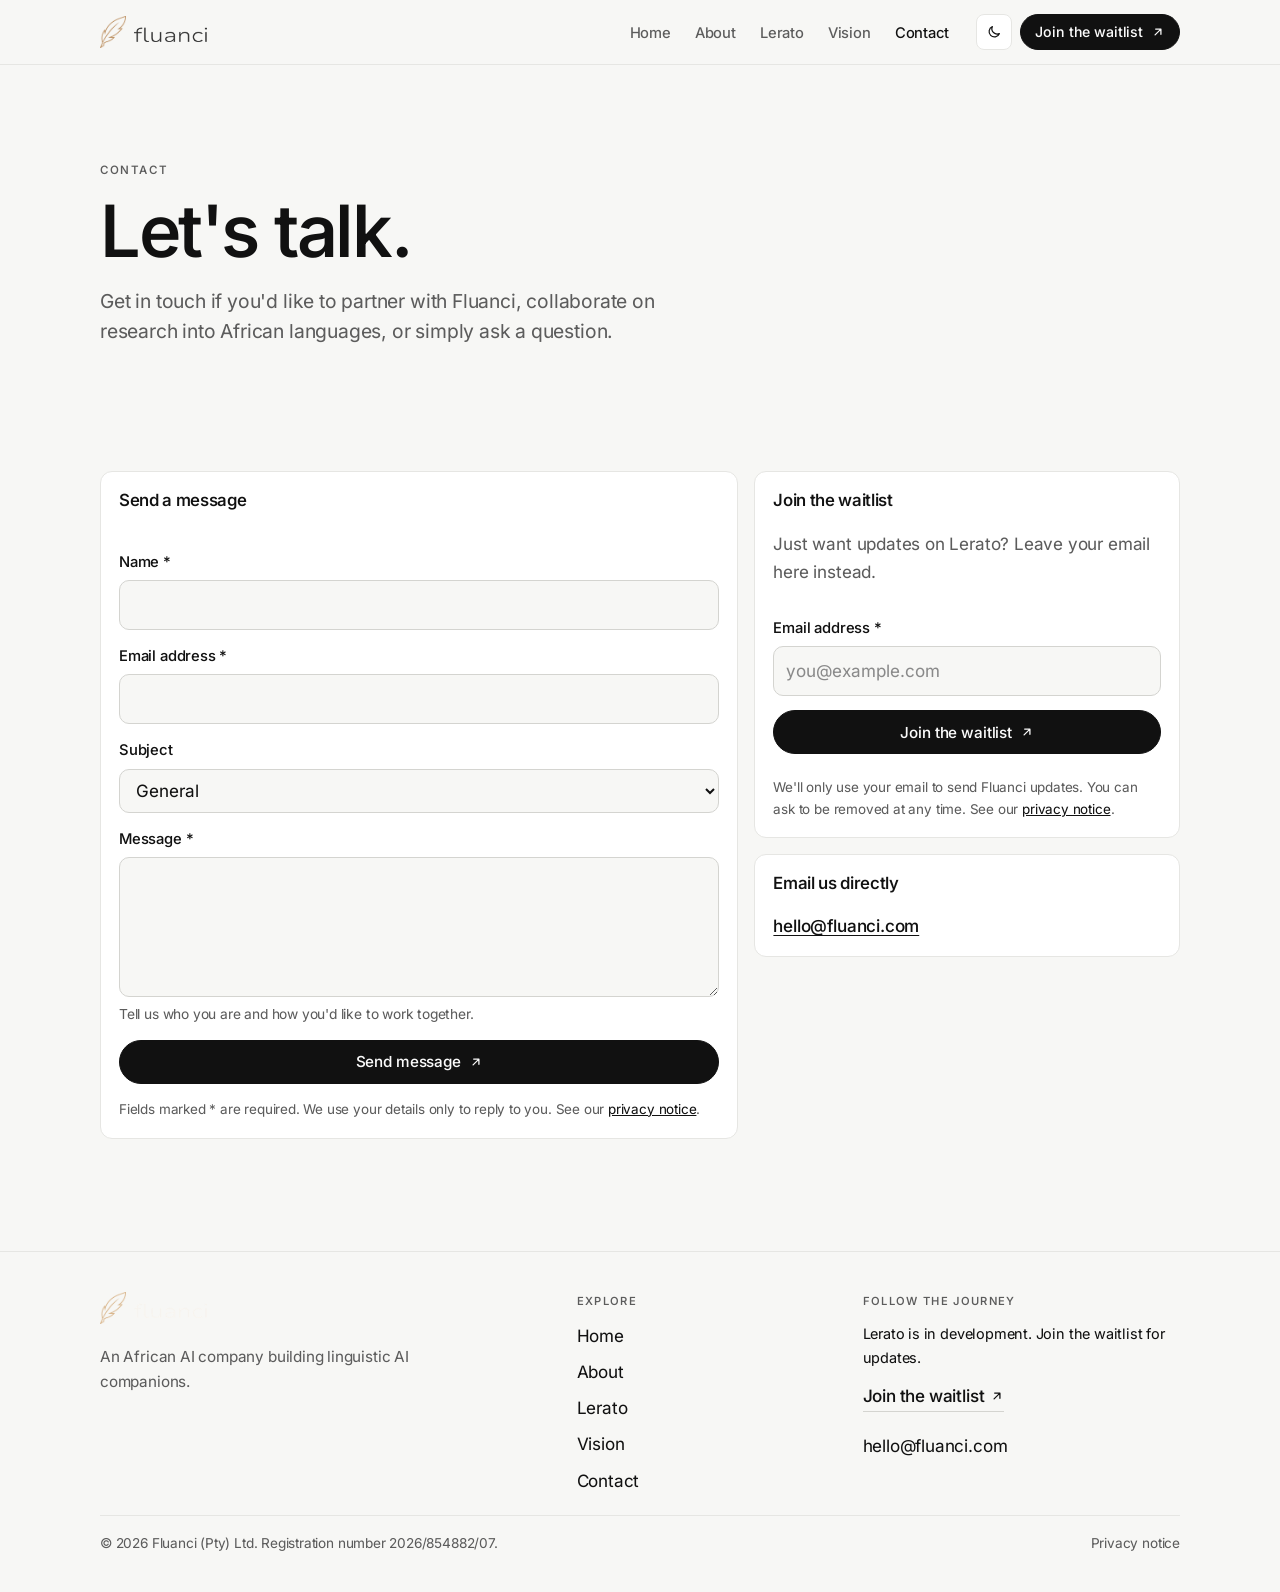
<file: contact.html>
<!doctype html>
<html lang="en-ZA" data-theme="light">
<head>
  <meta charset="utf-8">
  <meta name="viewport" content="width=device-width, initial-scale=1">
  <title>Contact | Fluanci</title>
  <meta name="description" content="Contact Fluanci about partnerships, research or general questions, or join the waitlist for updates on Lerato.">
  <link rel="canonical" href="https://fluanci.com/contact.html">
  <meta name="theme-color" content="#FBFBF9">
  <meta property="og:type" content="website">
  <meta property="og:site_name" content="Fluanci">
  <meta property="og:locale" content="en_ZA">
  <meta property="og:url" content="https://fluanci.com/contact.html">
  <meta property="og:title" content="Contact | Fluanci">
  <meta property="og:description" content="Contact Fluanci about partnerships, research or general questions, or join the waitlist for updates on Lerato.">
  <meta property="og:image" content="https://fluanci.com/assets/img/og-logo.png">
  <meta property="og:image:alt" content="Fluanci logo">
  <meta property="og:image:width" content="1042">
  <meta property="og:image:height" content="1052">
  <meta name="twitter:card" content="summary">
  <meta name="twitter:title" content="Contact | Fluanci">
  <meta name="twitter:description" content="Contact Fluanci about partnerships, research or general questions, or join the waitlist for updates on Lerato.">
  <meta name="twitter:image" content="https://fluanci.com/assets/img/og-logo.png">
  <meta name="twitter:image:alt" content="Fluanci logo">
  <link rel="icon" type="image/png" sizes="32x32" href="assets/img/favicon-32.png">
  <link rel="apple-touch-icon" href="assets/img/apple-touch-icon.png">
  <script>try{var t=localStorage.getItem("fluanci-theme");if(t==="dark"||t==="light")document.documentElement.dataset.theme=t;}catch(e){}</script>
  <link rel="stylesheet" href="assets/styles.css">
</head>
<body>
  <a class="skip-link" href="#main">Skip to content</a>
  <header class="site-header">
    <div class="container header-inner">
      <a class="brand" href="index.html" aria-label="Fluanci home">
        <img class="quill only-light" src="assets/img/quill-brown.png" alt="" width="34" height="42">
        <img class="quill only-dark" src="assets/img/quill-gold.png" alt="" width="34" height="42">
        <img class="wordmark only-light" src="assets/img/wordmark-dark.png" alt="Fluanci" width="96" height="26">
        <img class="wordmark only-dark" src="assets/img/wordmark-light.png" alt="Fluanci" width="96" height="26">
      </a>
      <nav class="main-nav" aria-label="Main">
        <ul class="nav-list">
          <li><a href="index.html">Home</a></li>
<li><a href="about.html">About</a></li>
<li><a href="lerato.html">Lerato</a></li>
<li><a href="vision.html">Vision</a></li>
<li><a href="contact.html" aria-current="page">Contact</a></li>
        </ul>
      </nav>
      <div class="header-actions">
        <button class="icon-btn theme-toggle" type="button" data-theme-toggle aria-pressed="false" aria-label="Switch to dark mode"><svg class="moon" viewBox="0 0 24 24" fill="none" stroke="currentColor" stroke-width="1.8" stroke-linecap="round" stroke-linejoin="round" aria-hidden="true"><path d="M20 14.5A8 8 0 0 1 9.5 4a8 8 0 1 0 10.5 10.5Z"/></svg><svg class="sun" viewBox="0 0 24 24" fill="none" stroke="currentColor" stroke-width="1.8" stroke-linecap="round" aria-hidden="true"><circle cx="12" cy="12" r="4"/><path d="M12 2v2M12 20v2M4.9 4.9l1.4 1.4M17.7 17.7l1.4 1.4M2 12h2M20 12h2M4.9 19.1l1.4-1.4M17.7 6.3l1.4-1.4"/></svg></button>
        <a class="btn btn-primary btn-small" href="index.html#waitlist">Join the waitlist <svg viewBox="0 0 24 24" fill="none" stroke="currentColor" stroke-width="2.2" stroke-linecap="round" stroke-linejoin="round" aria-hidden="true"><path d="M7 17 17 7M8 7h9v9"/></svg></a>
        <button class="icon-btn menu-btn" type="button" data-menu-open aria-expanded="false" aria-controls="mobile-menu" aria-label="Open menu"><svg viewBox="0 0 24 24" fill="none" stroke="currentColor" stroke-width="1.8" stroke-linecap="round" aria-hidden="true"><path d="M4 7h16M4 12h16M4 17h16"/></svg></button>
      </div>
    </div>
  </header>
  <div class="drawer" id="mobile-menu" role="dialog" aria-modal="true" aria-label="Menu" inert>
    <div class="drawer-head">
      <a class="brand" href="index.html" aria-label="Fluanci home">
        <img class="quill only-light" src="assets/img/quill-brown.png" alt="" width="34" height="42">
        <img class="quill only-dark" src="assets/img/quill-gold.png" alt="" width="34" height="42">
        <img class="wordmark only-light" src="assets/img/wordmark-dark.png" alt="Fluanci" width="96" height="26">
        <img class="wordmark only-dark" src="assets/img/wordmark-light.png" alt="Fluanci" width="96" height="26">
      </a>
      <div class="header-actions">
        <button class="icon-btn theme-toggle" type="button" data-theme-toggle aria-pressed="false" aria-label="Switch to dark mode"><svg class="moon" viewBox="0 0 24 24" fill="none" stroke="currentColor" stroke-width="1.8" stroke-linecap="round" stroke-linejoin="round" aria-hidden="true"><path d="M20 14.5A8 8 0 0 1 9.5 4a8 8 0 1 0 10.5 10.5Z"/></svg><svg class="sun" viewBox="0 0 24 24" fill="none" stroke="currentColor" stroke-width="1.8" stroke-linecap="round" aria-hidden="true"><circle cx="12" cy="12" r="4"/><path d="M12 2v2M12 20v2M4.9 4.9l1.4 1.4M17.7 17.7l1.4 1.4M2 12h2M20 12h2M4.9 19.1l1.4-1.4M17.7 6.3l1.4-1.4"/></svg></button>
        <button class="icon-btn" type="button" data-menu-close aria-label="Close menu"><svg viewBox="0 0 24 24" fill="none" stroke="currentColor" stroke-width="1.8" stroke-linecap="round" aria-hidden="true"><path d="M6 6l12 12M18 6 6 18"/></svg></button>
      </div>
    </div>
    <nav aria-label="Mobile">
      <ul class="drawer-list">
        <li><a href="index.html">Home</a></li>
<li><a href="about.html">About</a></li>
<li><a href="lerato.html">Lerato</a></li>
<li><a href="vision.html">Vision</a></li>
<li><a href="contact.html" aria-current="page">Contact</a></li>
      </ul>
    </nav>
    <a class="btn btn-primary" href="index.html#waitlist">Join the waitlist <svg viewBox="0 0 24 24" fill="none" stroke="currentColor" stroke-width="2.2" stroke-linecap="round" stroke-linejoin="round" aria-hidden="true"><path d="M7 17 17 7M8 7h9v9"/></svg></a>
  </div>
  <main id="main">
    <section class="page-hero tint" aria-labelledby="contact-hero">
      <div class="container">
        <span class="eyebrow">Contact</span>
        <h1 class="h1" id="contact-hero">Let's talk.</h1>
        <p class="lede">Get in touch if you'd like to partner with Fluanci, collaborate on research into African languages, or simply ask a question.</p>
      </div>
    </section>

    <section class="section" aria-label="Contact options">
      <div class="container contact-grid">
        <form class="form-card" data-form="contact" aria-labelledby="contact-form-title">
          <h2 class="h3" id="contact-form-title" style="margin-bottom:24px">Send a message</h2>
          <div class="field" data-required-msg="Enter your name.">
            <label for="c-name">Name <span class="req" aria-hidden="true">*</span></label>
            <input class="input" id="c-name" name="name" type="text" autocomplete="name" required>
            <p class="field-error" role="alert"><svg viewBox="0 0 24 24" fill="none" stroke="currentColor" stroke-width="2" stroke-linecap="round" aria-hidden="true"><circle cx="12" cy="12" r="9"/><path d="M12 8v5M12 16h.01"/></svg><span></span></p>
          </div>
          <div class="field" data-required-msg="Enter your email address so we can reply.">
            <label for="c-email">Email address <span class="req" aria-hidden="true">*</span></label>
            <input class="input" id="c-email" name="email" type="email" autocomplete="email" inputmode="email" required>
            <p class="field-error" role="alert"><svg viewBox="0 0 24 24" fill="none" stroke="currentColor" stroke-width="2" stroke-linecap="round" aria-hidden="true"><circle cx="12" cy="12" r="9"/><path d="M12 8v5M12 16h.01"/></svg><span></span></p>
          </div>
          <div class="field">
            <label for="c-subject">Subject</label>
            <select class="select input" id="c-subject" name="subject">
              <option>General</option>
              <option>Partnership</option>
              <option>Other</option>
            </select>
          </div>
          <div class="field" data-required-msg="Write your message.">
            <label for="c-message">Message <span class="req" aria-hidden="true">*</span></label>
            <textarea class="textarea" id="c-message" name="message" required aria-describedby="c-message-hint"></textarea>
            <span class="hint" id="c-message-hint">Tell us who you are and how you'd like to work together.</span>
            <p class="field-error" role="alert"><svg viewBox="0 0 24 24" fill="none" stroke="currentColor" stroke-width="2" stroke-linecap="round" aria-hidden="true"><circle cx="12" cy="12" r="9"/><path d="M12 8v5M12 16h.01"/></svg><span></span></p>
          </div>
          <input type="text" name="_gotcha" tabindex="-1" autocomplete="off" aria-hidden="true" style="position:absolute;left:-9999px">
          <button class="btn btn-primary" type="submit"><span>Send message</span> <svg viewBox="0 0 24 24" fill="none" stroke="currentColor" stroke-width="2.2" stroke-linecap="round" stroke-linejoin="round" aria-hidden="true"><path d="M7 17 17 7M8 7h9v9"/></svg></button>
          <div class="form-status" role="status" aria-live="polite"><svg viewBox="0 0 24 24" fill="none" stroke="currentColor" stroke-width="2" stroke-linecap="round" stroke-linejoin="round" aria-hidden="true"><circle cx="12" cy="12" r="9"/><path d="m8 12 3 3 5-6"/></svg><span></span></div>
          <p class="form-note">Fields marked * are required. We use your details only to reply to you. See our <a href="privacy.html">privacy notice</a>.</p>
        </form>

        <aside class="contact-aside" aria-label="Other ways to reach Fluanci">
          <div class="card">
            <h2 class="h3" style="margin:0 0 8px">Join the waitlist</h2>
            <p style="margin-bottom:20px">Just want updates on Lerato? Leave your email here instead.</p>
            <form class="" data-form="waitlist" aria-describedby="contact-waitlist-email-note">
            <div class="field" data-required-msg="Enter your email address to join the waitlist.">
              <label for="contact-waitlist-email">Email address <span class="req" aria-hidden="true">*</span></label>
              <input class="input" id="contact-waitlist-email" name="email" type="email" autocomplete="email" inputmode="email" placeholder="you@example.com" required>
              <p class="field-error" role="alert"><svg viewBox="0 0 24 24" fill="none" stroke="currentColor" stroke-width="2" stroke-linecap="round" aria-hidden="true"><circle cx="12" cy="12" r="9"/><path d="M12 8v5M12 16h.01"/></svg><span></span></p>
            </div>
            <input type="text" name="_gotcha" tabindex="-1" autocomplete="off" aria-hidden="true" style="position:absolute;left:-9999px">
            <button class="btn btn-primary" type="submit"><span>Join the waitlist</span> <svg viewBox="0 0 24 24" fill="none" stroke="currentColor" stroke-width="2.2" stroke-linecap="round" stroke-linejoin="round" aria-hidden="true"><path d="M7 17 17 7M8 7h9v9"/></svg></button>
            <div class="form-status" role="status" aria-live="polite"><svg viewBox="0 0 24 24" fill="none" stroke="currentColor" stroke-width="2" stroke-linecap="round" stroke-linejoin="round" aria-hidden="true"><circle cx="12" cy="12" r="9"/><path d="m8 12 3 3 5-6"/></svg><span></span></div>
            <p class="form-note" id="contact-waitlist-email-note">We'll only use your email to send Fluanci updates. You can ask to be removed at any time. See our <a href="privacy.html">privacy notice</a>.</p>
          </form>
          </div>
          <div class="card">
            <h2 class="h3" style="margin:0 0 8px">Email us directly</h2>
            <ul class="direct-list">
              <li><a href="mailto:hello@fluanci.com">hello@fluanci.com</a></li>
            </ul>
          </div>
        </aside>
      </div>
    </section>
  </main>
  <footer class="site-footer">
    <div class="container">
      <div class="footer-grid">
        <div class="footer-brand">
          <a class="brand" href="index.html" aria-label="Fluanci home">
            <img class="quill" src="assets/img/quill-gold.png" alt="" width="32" height="40">
            <img class="wordmark" src="assets/img/wordmark-light.png" alt="Fluanci" width="90" height="24">
          </a>
          <p>An African AI company building linguistic AI companions.</p>
        </div>
        <div>
          <h2>Explore</h2>
          <ul class="footer-links">
            <li><a href="index.html">Home</a></li>
            <li><a href="about.html">About</a></li>
            <li><a href="lerato.html">Lerato</a></li>
            <li><a href="vision.html">Vision</a></li>
            <li><a href="contact.html">Contact</a></li>
          </ul>
        </div>
        <div>
          <h2>Follow the journey</h2>
          <p style="color:var(--band-text-2);font-size:.9rem;margin-bottom:12px">Lerato is in development. Join the waitlist for updates.</p>
          <a class="text-link" href="index.html#waitlist">Join the waitlist <svg viewBox="0 0 24 24" fill="none" stroke="currentColor" stroke-width="2.2" stroke-linecap="round" stroke-linejoin="round" aria-hidden="true"><path d="M7 17 17 7M8 7h9v9"/></svg></a>
          <p style="margin-top:20px"><a href="mailto:hello@fluanci.com">hello@fluanci.com</a></p>
        </div>
      </div>
      <div class="footer-bottom">
        <p>&copy; <span data-year>2026</span> Fluanci (Pty) Ltd. Registration number 2026/854882/07.</p>
        <p><a href="privacy.html" style="color:inherit">Privacy notice</a></p>
      </div>
    </div>
  </footer>
  <script src="assets/main.js" defer></script>
</body>
</html>
</file>
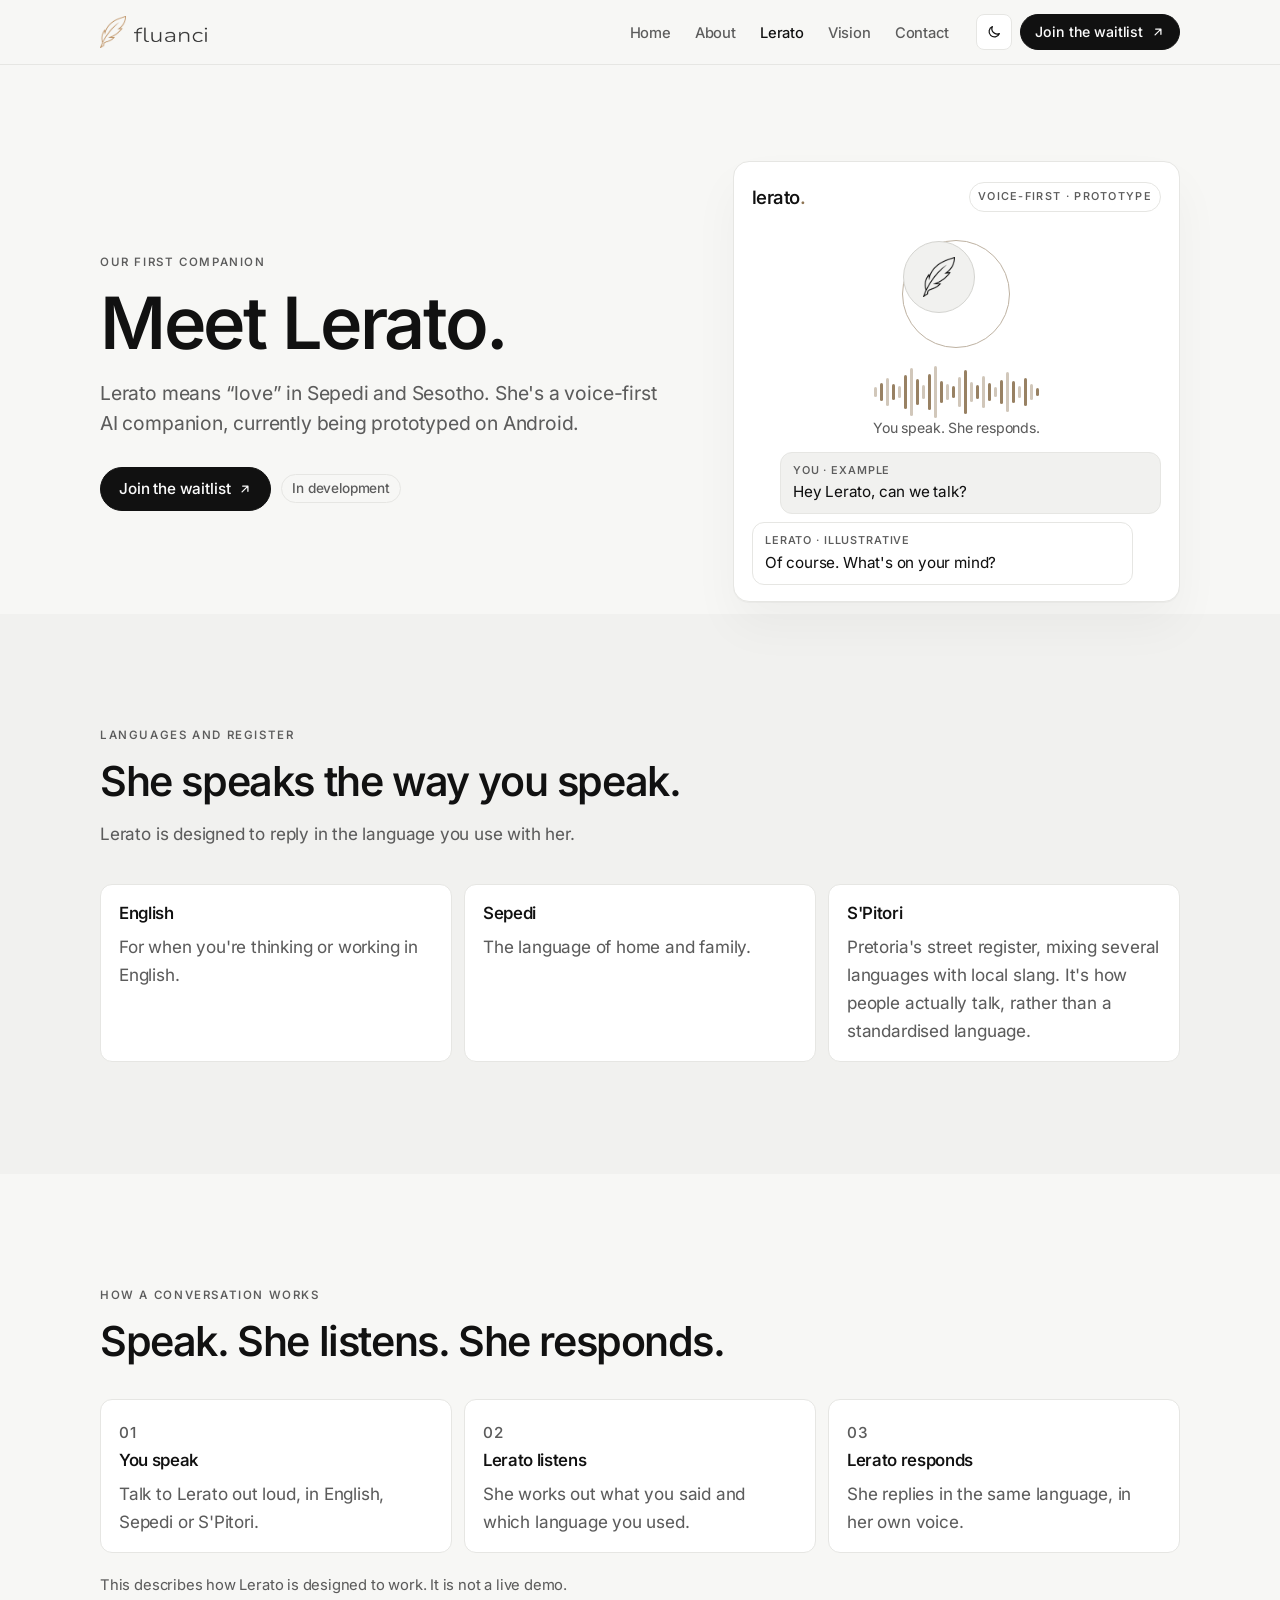
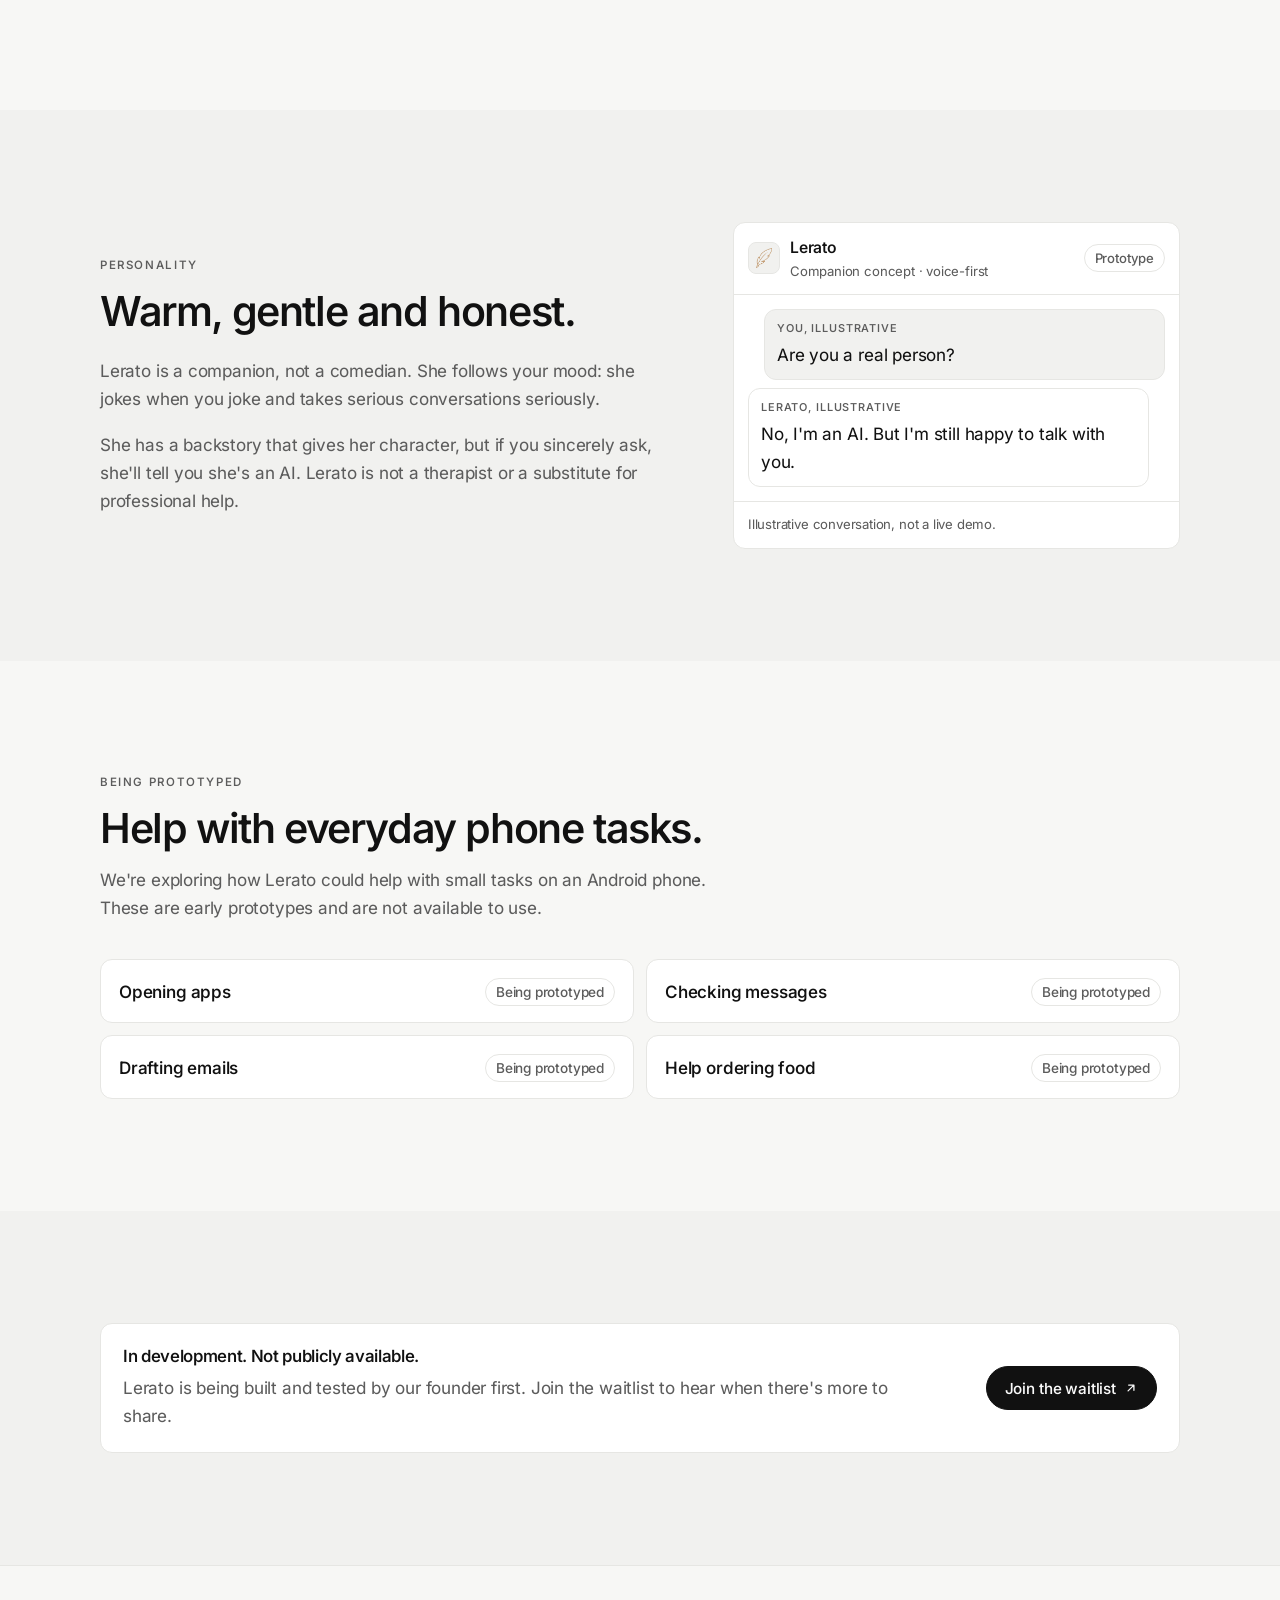
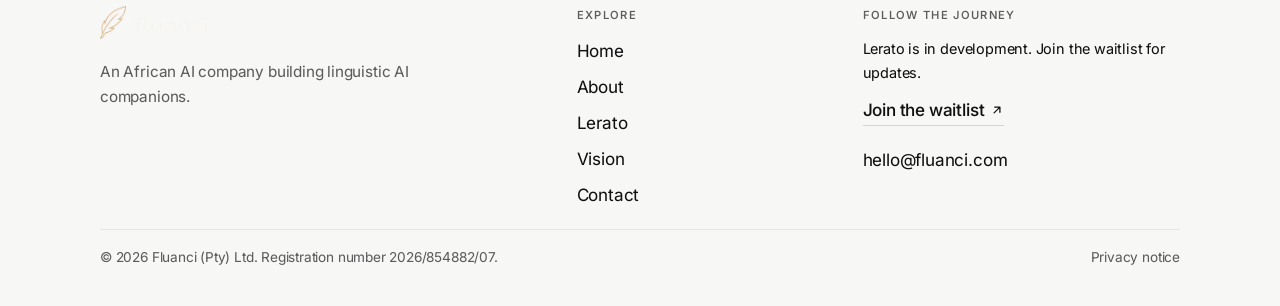
<file: lerato.html>
<!doctype html>
<html lang="en-ZA" data-theme="light">
<head>
  <meta charset="utf-8">
  <meta name="viewport" content="width=device-width, initial-scale=1">
  <title>Lerato | Fluanci</title>
  <meta name="description" content="Lerato is Fluanci's first companion: a voice-first AI that speaks English, Sepedi and S'Pitori. In development on Android, not publicly available.">
  <link rel="canonical" href="https://fluanci.com/lerato.html">
  <meta name="theme-color" content="#FBFBF9">
  <meta property="og:type" content="website">
  <meta property="og:site_name" content="Fluanci">
  <meta property="og:locale" content="en_ZA">
  <meta property="og:url" content="https://fluanci.com/lerato.html">
  <meta property="og:title" content="Lerato | Fluanci">
  <meta property="og:description" content="Lerato is Fluanci's first companion: a voice-first AI that speaks English, Sepedi and S'Pitori. In development on Android, not publicly available.">
  <meta property="og:image" content="https://fluanci.com/assets/img/og-logo.png">
  <meta property="og:image:alt" content="Fluanci logo">
  <meta property="og:image:width" content="1042">
  <meta property="og:image:height" content="1052">
  <meta name="twitter:card" content="summary">
  <meta name="twitter:title" content="Lerato | Fluanci">
  <meta name="twitter:description" content="Lerato is Fluanci's first companion: a voice-first AI that speaks English, Sepedi and S'Pitori. In development on Android, not publicly available.">
  <meta name="twitter:image" content="https://fluanci.com/assets/img/og-logo.png">
  <meta name="twitter:image:alt" content="Fluanci logo">
  <script type="application/ld+json">
  {
    "@context": "https://schema.org",
    "@type": "SoftwareApplication",
    "name": "Lerato",
    "url": "https://fluanci.com/lerato.html",
    "operatingSystem": "Android",
    "applicationCategory": "Voice assistant",
    "creativeWorkStatus": "In development",
    "description": "Lerato is Fluanci's first companion: a voice-first AI that speaks English, Sepedi and S'Pitori. In development on Android, not publicly available.",
    "inLanguage": ["English", "Sepedi", "S'Pitori"],
    "author": {
      "@type": "Organization",
      "name": "Fluanci",
      "url": "https://fluanci.com"
    }
  }
  </script>
  <link rel="icon" type="image/png" sizes="32x32" href="assets/img/favicon-32.png">
  <link rel="apple-touch-icon" href="assets/img/apple-touch-icon.png">
  <script>try{var t=localStorage.getItem("fluanci-theme");if(t==="dark"||t==="light")document.documentElement.dataset.theme=t;}catch(e){}</script>
  <link rel="stylesheet" href="assets/styles.css">
</head>
<body>
  <a class="skip-link" href="#main">Skip to content</a>
  <header class="site-header">
    <div class="container header-inner">
      <a class="brand" href="index.html" aria-label="Fluanci home">
        <img class="quill only-light" src="assets/img/quill-brown.png" alt="" width="34" height="42">
        <img class="quill only-dark" src="assets/img/quill-gold.png" alt="" width="34" height="42">
        <img class="wordmark only-light" src="assets/img/wordmark-dark.png" alt="Fluanci" width="96" height="26">
        <img class="wordmark only-dark" src="assets/img/wordmark-light.png" alt="Fluanci" width="96" height="26">
      </a>
      <nav class="main-nav" aria-label="Main">
        <ul class="nav-list">
          <li><a href="index.html">Home</a></li>
<li><a href="about.html">About</a></li>
<li><a href="lerato.html" aria-current="page">Lerato</a></li>
<li><a href="vision.html">Vision</a></li>
<li><a href="contact.html">Contact</a></li>
        </ul>
      </nav>
      <div class="header-actions">
        <button class="icon-btn theme-toggle" type="button" data-theme-toggle aria-pressed="false" aria-label="Switch to dark mode"><svg class="moon" viewBox="0 0 24 24" fill="none" stroke="currentColor" stroke-width="1.8" stroke-linecap="round" stroke-linejoin="round" aria-hidden="true"><path d="M20 14.5A8 8 0 0 1 9.5 4a8 8 0 1 0 10.5 10.5Z"/></svg><svg class="sun" viewBox="0 0 24 24" fill="none" stroke="currentColor" stroke-width="1.8" stroke-linecap="round" aria-hidden="true"><circle cx="12" cy="12" r="4"/><path d="M12 2v2M12 20v2M4.9 4.9l1.4 1.4M17.7 17.7l1.4 1.4M2 12h2M20 12h2M4.9 19.1l1.4-1.4M17.7 6.3l1.4-1.4"/></svg></button>
        <a class="btn btn-primary btn-small" href="index.html#waitlist">Join the waitlist <svg viewBox="0 0 24 24" fill="none" stroke="currentColor" stroke-width="2.2" stroke-linecap="round" stroke-linejoin="round" aria-hidden="true"><path d="M7 17 17 7M8 7h9v9"/></svg></a>
        <button class="icon-btn menu-btn" type="button" data-menu-open aria-expanded="false" aria-controls="mobile-menu" aria-label="Open menu"><svg viewBox="0 0 24 24" fill="none" stroke="currentColor" stroke-width="1.8" stroke-linecap="round" aria-hidden="true"><path d="M4 7h16M4 12h16M4 17h16"/></svg></button>
      </div>
    </div>
  </header>
  <div class="drawer" id="mobile-menu" role="dialog" aria-modal="true" aria-label="Menu" inert>
    <div class="drawer-head">
      <a class="brand" href="index.html" aria-label="Fluanci home">
        <img class="quill only-light" src="assets/img/quill-brown.png" alt="" width="34" height="42">
        <img class="quill only-dark" src="assets/img/quill-gold.png" alt="" width="34" height="42">
        <img class="wordmark only-light" src="assets/img/wordmark-dark.png" alt="Fluanci" width="96" height="26">
        <img class="wordmark only-dark" src="assets/img/wordmark-light.png" alt="Fluanci" width="96" height="26">
      </a>
      <div class="header-actions">
        <button class="icon-btn theme-toggle" type="button" data-theme-toggle aria-pressed="false" aria-label="Switch to dark mode"><svg class="moon" viewBox="0 0 24 24" fill="none" stroke="currentColor" stroke-width="1.8" stroke-linecap="round" stroke-linejoin="round" aria-hidden="true"><path d="M20 14.5A8 8 0 0 1 9.5 4a8 8 0 1 0 10.5 10.5Z"/></svg><svg class="sun" viewBox="0 0 24 24" fill="none" stroke="currentColor" stroke-width="1.8" stroke-linecap="round" aria-hidden="true"><circle cx="12" cy="12" r="4"/><path d="M12 2v2M12 20v2M4.9 4.9l1.4 1.4M17.7 17.7l1.4 1.4M2 12h2M20 12h2M4.9 19.1l1.4-1.4M17.7 6.3l1.4-1.4"/></svg></button>
        <button class="icon-btn" type="button" data-menu-close aria-label="Close menu"><svg viewBox="0 0 24 24" fill="none" stroke="currentColor" stroke-width="1.8" stroke-linecap="round" aria-hidden="true"><path d="M6 6l12 12M18 6 6 18"/></svg></button>
      </div>
    </div>
    <nav aria-label="Mobile">
      <ul class="drawer-list">
        <li><a href="index.html">Home</a></li>
<li><a href="about.html">About</a></li>
<li><a href="lerato.html" aria-current="page">Lerato</a></li>
<li><a href="vision.html">Vision</a></li>
<li><a href="contact.html">Contact</a></li>
      </ul>
    </nav>
    <a class="btn btn-primary" href="index.html#waitlist">Join the waitlist <svg viewBox="0 0 24 24" fill="none" stroke="currentColor" stroke-width="2.2" stroke-linecap="round" stroke-linejoin="round" aria-hidden="true"><path d="M7 17 17 7M8 7h9v9"/></svg></a>
  </div>
  <main id="main">
    <section class="page-hero" aria-labelledby="lerato-hero">
      <div class="container grid-2">
        <div class="col-text">
          <span class="eyebrow">Our first companion</span>
          <h1 class="h1" id="lerato-hero">Meet Lerato.</h1>
          <p class="lede">Lerato means &ldquo;love&rdquo; in Sepedi and Sesotho. She's a voice-first AI companion, currently being prototyped on Android.</p>
          <div class="actions" style="align-items:center">
            <a class="btn btn-primary" href="index.html#waitlist">Join the waitlist <svg viewBox="0 0 24 24" fill="none" stroke="currentColor" stroke-width="2.2" stroke-linecap="round" stroke-linejoin="round" aria-hidden="true"><path d="M7 17 17 7M8 7h9v9"/></svg></a>
            <span class="chip chip-status">In development</span>
          </div>
        </div>
        <div class="col-media">
          <div class="voice-card" role="img" aria-label="Illustration of Lerato, a voice-first companion prototype. Example only: you say 'Hey Lerato, can we talk?' and Lerato replies 'Of course. What's on your mind?'">
            <div class="voice-top" aria-hidden="true">
              <span class="lerato-mark">lerato<span>.</span></span>
              <span class="tag">Voice-first &middot; Prototype</span>
            </div>
            <div class="orb-wrap" aria-hidden="true">
              <div class="orb-ring"><div class="orb"><img src="assets/img/quill-white.png" alt="" width="120" height="150"></div></div>
            </div>
            <div class="wave" data-wave aria-hidden="true"></div>
            <p class="wave-caption" aria-hidden="true">You speak. She responds.</p>
            <div class="bubbles" aria-hidden="true">
              <div class="bubble bubble-you"><small>You &middot; Example</small>Hey Lerato, can we talk?</div>
              <div class="bubble bubble-lerato"><small>Lerato &middot; Illustrative</small>Of course. What's on your mind?</div>
            </div>
          </div>
        </div>
      </div>
    </section>

    <section class="section section-tint" aria-labelledby="langs-title">
      <div class="container">
        <div class="section-head">
          <span class="eyebrow">Languages and register</span>
          <h2 class="h2" id="langs-title">She speaks the way you speak.</h2>
          <p class="body-2">Lerato is designed to reply in the language you use with her.</p>
        </div>
        <ul class="cards-3">
          <li class="card"><h3 class="h3" style="margin-top:0">English</h3><p>For when you're thinking or working in English.</p></li>
          <li class="card"><h3 class="h3" style="margin-top:0">Sepedi</h3><p>The language of home and family.</p></li>
          <li class="card"><h3 class="h3" style="margin-top:0">S'Pitori</h3><p>Pretoria's street register, mixing several languages with local slang. It's how people actually talk, rather than a standardised language.</p></li>
        </ul>
      </div>
    </section>

    <section class="section" aria-labelledby="flow-title">
      <div class="container">
        <div class="section-head">
          <span class="eyebrow">How a conversation works</span>
          <h2 class="h2" id="flow-title">Speak. She listens. She responds.</h2>
        </div>
        <ol class="flow">
          <li class="card"><span class="num">01</span><h3 class="h3">You speak</h3><p>Talk to Lerato out loud, in English, Sepedi or S'Pitori.</p></li>
          <li class="card"><span class="num">02</span><h3 class="h3">Lerato listens</h3><p>She works out what you said and which language you used.</p></li>
          <li class="card"><span class="num">03</span><h3 class="h3">Lerato responds</h3><p>She replies in the same language, in her own voice.</p></li>
        </ol>
        <p class="small" style="margin-top:20px">This describes how Lerato is designed to work. It is not a live demo.</p>
      </div>
    </section>

    <section class="section section-tint" aria-labelledby="persona-title">
      <div class="container grid-2">
        <div class="col-text">
          <span class="eyebrow">Personality</span>
          <h2 class="h2" id="persona-title" style="margin-bottom:24px">Warm, gentle and honest.</h2>
          <p class="body-2">Lerato is a companion, not a comedian. She follows your mood: she jokes when you joke and takes serious conversations seriously.</p>
          <p class="body-2">She has a backstory that gives her character, but if you sincerely ask, she'll tell you she's an AI. Lerato is not a therapist or a substitute for professional help.</p>
        </div>
        <div class="col-media">
          <figure class="chat-card" style="margin:0">
            <div class="chat-head">
              <span class="avatar"><img src="assets/img/quill-brown.png" alt="" width="20" height="25"></span>
              <div><strong>Lerato</strong><span>Companion concept &middot; voice-first</span></div>
              <span class="chip chip-status">Prototype</span>
            </div>
            <div class="chat-body">
              <p class="msg msg-you"><small>You, illustrative</small>Are you a real person?</p>
              <p class="msg msg-lerato"><small>Lerato, illustrative</small>No, I'm an AI. But I'm still happy to talk with you.</p>
            </div>
            <figcaption class="chat-foot">Illustrative conversation, not a live demo.</figcaption>
          </figure>
        </div>
      </div>
    </section>

    <section class="section" aria-labelledby="tasks-title">
      <div class="container">
        <div class="section-head">
          <span class="eyebrow">Being prototyped</span>
          <h2 class="h2" id="tasks-title">Help with everyday phone tasks.</h2>
          <p class="body-2">We're exploring how Lerato could help with small tasks on an Android phone. These are early prototypes and are not available to use.</p>
        </div>
        <ul class="task-list">
          <li class="card"><strong>Opening apps</strong><span class="chip chip-status">Being prototyped</span></li>
          <li class="card"><strong>Checking messages</strong><span class="chip chip-status">Being prototyped</span></li>
          <li class="card"><strong>Drafting emails</strong><span class="chip chip-status">Being prototyped</span></li>
          <li class="card"><strong>Help ordering food</strong><span class="chip chip-status">Being prototyped</span></li>
        </ul>
      </div>
    </section>

    <section class="section section-tint" aria-labelledby="lerato-status">
      <div class="container">
        <div class="status-panel">
          <div>
            <h2 class="h3" id="lerato-status">In development. Not publicly available.</h2>
            <p>Lerato is being built and tested by our founder first. Join the waitlist to hear when there's more to share.</p>
          </div>
          <a class="btn btn-primary" href="index.html#waitlist">Join the waitlist <svg viewBox="0 0 24 24" fill="none" stroke="currentColor" stroke-width="2.2" stroke-linecap="round" stroke-linejoin="round" aria-hidden="true"><path d="M7 17 17 7M8 7h9v9"/></svg></a>
        </div>
      </div>
    </section>
  </main>
  <footer class="site-footer">
    <div class="container">
      <div class="footer-grid">
        <div class="footer-brand">
          <a class="brand" href="index.html" aria-label="Fluanci home">
            <img class="quill" src="assets/img/quill-gold.png" alt="" width="32" height="40">
            <img class="wordmark" src="assets/img/wordmark-light.png" alt="Fluanci" width="90" height="24">
          </a>
          <p>An African AI company building linguistic AI companions.</p>
        </div>
        <div>
          <h2>Explore</h2>
          <ul class="footer-links">
            <li><a href="index.html">Home</a></li>
            <li><a href="about.html">About</a></li>
            <li><a href="lerato.html">Lerato</a></li>
            <li><a href="vision.html">Vision</a></li>
            <li><a href="contact.html">Contact</a></li>
          </ul>
        </div>
        <div>
          <h2>Follow the journey</h2>
          <p style="color:var(--band-text-2);font-size:.9rem;margin-bottom:12px">Lerato is in development. Join the waitlist for updates.</p>
          <a class="text-link" href="index.html#waitlist">Join the waitlist <svg viewBox="0 0 24 24" fill="none" stroke="currentColor" stroke-width="2.2" stroke-linecap="round" stroke-linejoin="round" aria-hidden="true"><path d="M7 17 17 7M8 7h9v9"/></svg></a>
          <p style="margin-top:20px"><a href="mailto:hello@fluanci.com">hello@fluanci.com</a></p>
        </div>
      </div>
      <div class="footer-bottom">
        <p>&copy; <span data-year>2026</span> Fluanci (Pty) Ltd. Registration number 2026/854882/07.</p>
        <p><a href="privacy.html" style="color:inherit">Privacy notice</a></p>
      </div>
    </div>
  </footer>
  <script src="assets/main.js" defer></script>
</body>
</html>
</file>
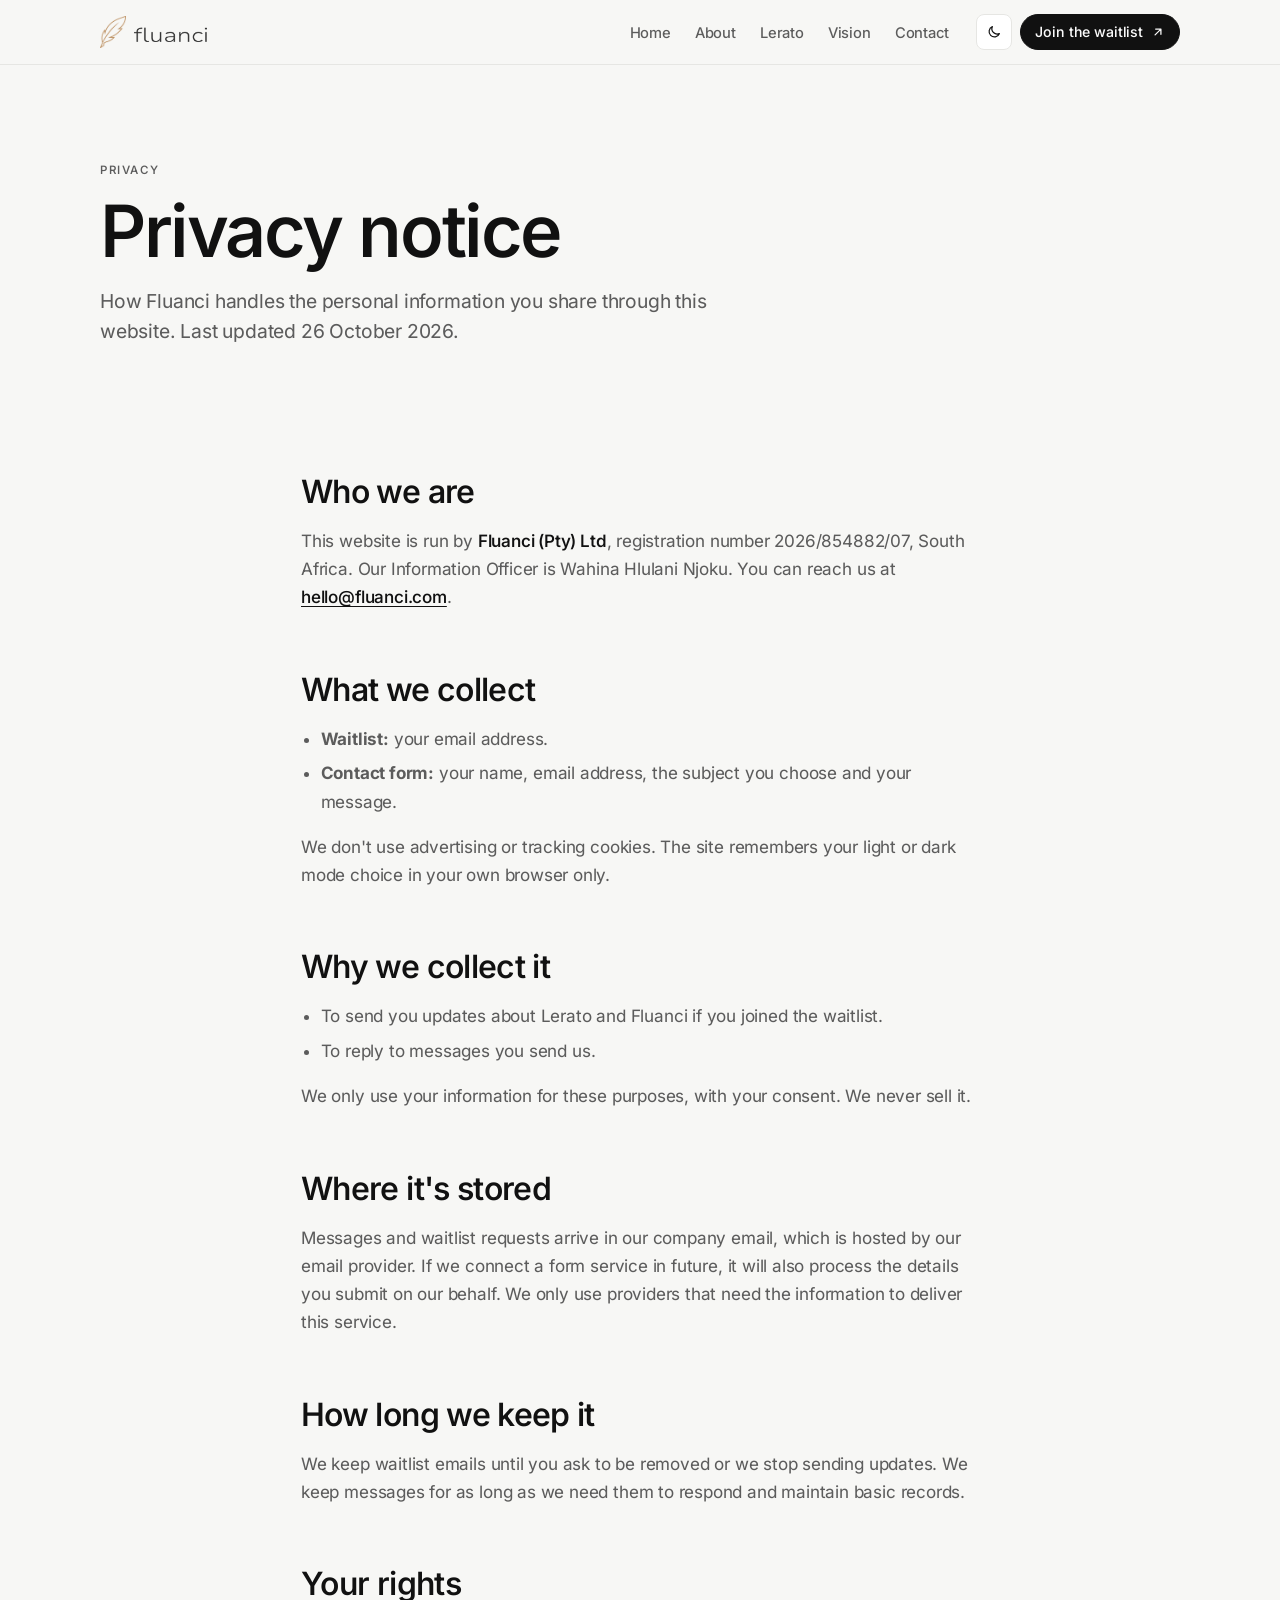
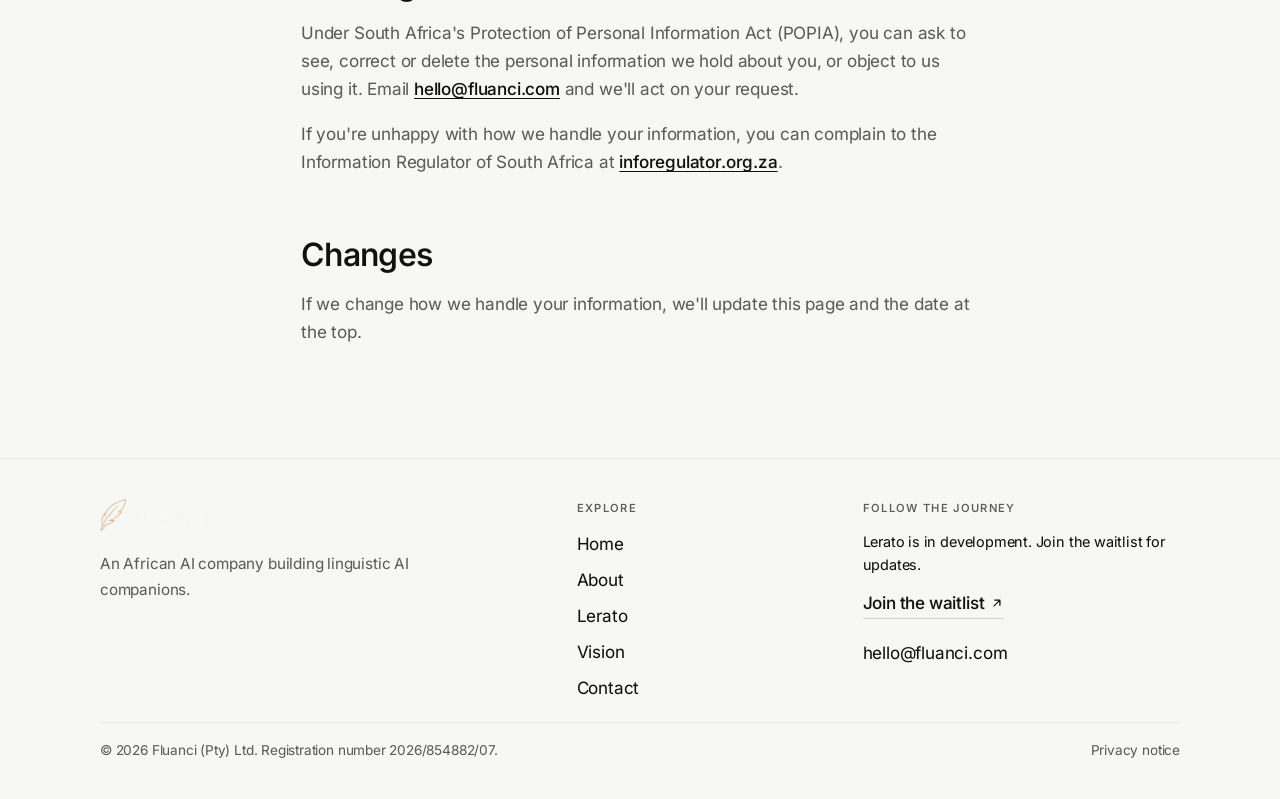
<file: privacy.html>
<!doctype html>
<html lang="en-ZA" data-theme="light">
<head>
  <meta charset="utf-8">
  <meta name="viewport" content="width=device-width, initial-scale=1">
  <title>Privacy notice | Fluanci</title>
  <meta name="description" content="How Fluanci (Pty) Ltd collects, uses and protects personal information shared through fluanci.com.">
  <link rel="canonical" href="https://fluanci.com/privacy.html">
  <meta name="theme-color" content="#FBFBF9">
  <meta property="og:type" content="website">
  <meta property="og:site_name" content="Fluanci">
  <meta property="og:locale" content="en_ZA">
  <meta property="og:url" content="https://fluanci.com/privacy.html">
  <meta property="og:title" content="Privacy notice | Fluanci">
  <meta property="og:description" content="How Fluanci (Pty) Ltd collects, uses and protects personal information shared through fluanci.com.">
  <meta property="og:image" content="https://fluanci.com/assets/img/og-logo.png">
  <meta property="og:image:alt" content="Fluanci logo">
  <meta property="og:image:width" content="1042">
  <meta property="og:image:height" content="1052">
  <meta name="twitter:card" content="summary">
  <meta name="twitter:title" content="Privacy notice | Fluanci">
  <meta name="twitter:description" content="How Fluanci (Pty) Ltd collects, uses and protects personal information shared through fluanci.com.">
  <meta name="twitter:image" content="https://fluanci.com/assets/img/og-logo.png">
  <meta name="twitter:image:alt" content="Fluanci logo">
  <link rel="icon" type="image/png" sizes="32x32" href="assets/img/favicon-32.png">
  <link rel="apple-touch-icon" href="assets/img/apple-touch-icon.png">
  <script>try{var t=localStorage.getItem("fluanci-theme");if(t==="dark"||t==="light")document.documentElement.dataset.theme=t;}catch(e){}</script>
  <link rel="stylesheet" href="assets/styles.css">
</head>
<body>
  <a class="skip-link" href="#main">Skip to content</a>
  <header class="site-header">
    <div class="container header-inner">
      <a class="brand" href="index.html" aria-label="Fluanci home">
        <img class="quill only-light" src="assets/img/quill-brown.png" alt="" width="34" height="42">
        <img class="quill only-dark" src="assets/img/quill-gold.png" alt="" width="34" height="42">
        <img class="wordmark only-light" src="assets/img/wordmark-dark.png" alt="Fluanci" width="96" height="26">
        <img class="wordmark only-dark" src="assets/img/wordmark-light.png" alt="Fluanci" width="96" height="26">
      </a>
      <nav class="main-nav" aria-label="Main">
        <ul class="nav-list">
          <li><a href="index.html">Home</a></li>
<li><a href="about.html">About</a></li>
<li><a href="lerato.html">Lerato</a></li>
<li><a href="vision.html">Vision</a></li>
<li><a href="contact.html">Contact</a></li>
        </ul>
      </nav>
      <div class="header-actions">
        <button class="icon-btn theme-toggle" type="button" data-theme-toggle aria-pressed="false" aria-label="Switch to dark mode"><svg class="moon" viewBox="0 0 24 24" fill="none" stroke="currentColor" stroke-width="1.8" stroke-linecap="round" stroke-linejoin="round" aria-hidden="true"><path d="M20 14.5A8 8 0 0 1 9.5 4a8 8 0 1 0 10.5 10.5Z"/></svg><svg class="sun" viewBox="0 0 24 24" fill="none" stroke="currentColor" stroke-width="1.8" stroke-linecap="round" aria-hidden="true"><circle cx="12" cy="12" r="4"/><path d="M12 2v2M12 20v2M4.9 4.9l1.4 1.4M17.7 17.7l1.4 1.4M2 12h2M20 12h2M4.9 19.1l1.4-1.4M17.7 6.3l1.4-1.4"/></svg></button>
        <a class="btn btn-primary btn-small" href="index.html#waitlist">Join the waitlist <svg viewBox="0 0 24 24" fill="none" stroke="currentColor" stroke-width="2.2" stroke-linecap="round" stroke-linejoin="round" aria-hidden="true"><path d="M7 17 17 7M8 7h9v9"/></svg></a>
        <button class="icon-btn menu-btn" type="button" data-menu-open aria-expanded="false" aria-controls="mobile-menu" aria-label="Open menu"><svg viewBox="0 0 24 24" fill="none" stroke="currentColor" stroke-width="1.8" stroke-linecap="round" aria-hidden="true"><path d="M4 7h16M4 12h16M4 17h16"/></svg></button>
      </div>
    </div>
  </header>
  <div class="drawer" id="mobile-menu" role="dialog" aria-modal="true" aria-label="Menu" inert>
    <div class="drawer-head">
      <a class="brand" href="index.html" aria-label="Fluanci home">
        <img class="quill only-light" src="assets/img/quill-brown.png" alt="" width="34" height="42">
        <img class="quill only-dark" src="assets/img/quill-gold.png" alt="" width="34" height="42">
        <img class="wordmark only-light" src="assets/img/wordmark-dark.png" alt="Fluanci" width="96" height="26">
        <img class="wordmark only-dark" src="assets/img/wordmark-light.png" alt="Fluanci" width="96" height="26">
      </a>
      <div class="header-actions">
        <button class="icon-btn theme-toggle" type="button" data-theme-toggle aria-pressed="false" aria-label="Switch to dark mode"><svg class="moon" viewBox="0 0 24 24" fill="none" stroke="currentColor" stroke-width="1.8" stroke-linecap="round" stroke-linejoin="round" aria-hidden="true"><path d="M20 14.5A8 8 0 0 1 9.5 4a8 8 0 1 0 10.5 10.5Z"/></svg><svg class="sun" viewBox="0 0 24 24" fill="none" stroke="currentColor" stroke-width="1.8" stroke-linecap="round" aria-hidden="true"><circle cx="12" cy="12" r="4"/><path d="M12 2v2M12 20v2M4.9 4.9l1.4 1.4M17.7 17.7l1.4 1.4M2 12h2M20 12h2M4.9 19.1l1.4-1.4M17.7 6.3l1.4-1.4"/></svg></button>
        <button class="icon-btn" type="button" data-menu-close aria-label="Close menu"><svg viewBox="0 0 24 24" fill="none" stroke="currentColor" stroke-width="1.8" stroke-linecap="round" aria-hidden="true"><path d="M6 6l12 12M18 6 6 18"/></svg></button>
      </div>
    </div>
    <nav aria-label="Mobile">
      <ul class="drawer-list">
        <li><a href="index.html">Home</a></li>
<li><a href="about.html">About</a></li>
<li><a href="lerato.html">Lerato</a></li>
<li><a href="vision.html">Vision</a></li>
<li><a href="contact.html">Contact</a></li>
      </ul>
    </nav>
    <a class="btn btn-primary" href="index.html#waitlist">Join the waitlist <svg viewBox="0 0 24 24" fill="none" stroke="currentColor" stroke-width="2.2" stroke-linecap="round" stroke-linejoin="round" aria-hidden="true"><path d="M7 17 17 7M8 7h9v9"/></svg></a>
  </div>
  <main id="main">
    <section class="page-hero tint" aria-labelledby="privacy-hero">
      <div class="container">
        <span class="eyebrow">Privacy</span>
        <h1 class="h1" id="privacy-hero">Privacy notice</h1>
        <p class="lede">How Fluanci handles the personal information you share through this website. Last updated 26 October 2026.</p>
      </div>
    </section>

    <section class="section">
      <div class="container prose">
        <h2 class="h3" style="margin-top:0">Who we are</h2>
        <p>This website is run by <strong>Fluanci (Pty) Ltd</strong>, registration number 2026/854882/07, South Africa. Our Information Officer is Wahina Hlulani Njoku. You can reach us at <a href="mailto:hello@fluanci.com">hello@fluanci.com</a>.</p>

        <h2 class="h3">What we collect</h2>
        <ul>
          <li><strong>Waitlist:</strong> your email address.</li>
          <li><strong>Contact form:</strong> your name, email address, the subject you choose and your message.</li>
        </ul>
        <p>We don't use advertising or tracking cookies. The site remembers your light or dark mode choice in your own browser only.</p>

        <h2 class="h3">Why we collect it</h2>
        <ul>
          <li>To send you updates about Lerato and Fluanci if you joined the waitlist.</li>
          <li>To reply to messages you send us.</li>
        </ul>
        <p>We only use your information for these purposes, with your consent. We never sell it.</p>

        <h2 class="h3">Where it's stored</h2>
        <p>Messages and waitlist requests arrive in our company email, which is hosted by our email provider. If we connect a form service in future, it will also process the details you submit on our behalf. We only use providers that need the information to deliver this service.</p>

        <h2 class="h3">How long we keep it</h2>
        <p>We keep waitlist emails until you ask to be removed or we stop sending updates. We keep messages for as long as we need them to respond and maintain basic records.</p>

        <h2 class="h3">Your rights</h2>
        <p>Under South Africa's Protection of Personal Information Act (POPIA), you can ask to see, correct or delete the personal information we hold about you, or object to us using it. Email <a href="mailto:hello@fluanci.com">hello@fluanci.com</a> and we'll act on your request.</p>
        <p>If you're unhappy with how we handle your information, you can complain to the Information Regulator of South Africa at <a href="https://inforegulator.org.za/" target="_blank" rel="noopener noreferrer">inforegulator.org.za</a>.</p>

        <h2 class="h3">Changes</h2>
        <p>If we change how we handle your information, we'll update this page and the date at the top.</p>
      </div>
    </section>
  </main>
  <footer class="site-footer">
    <div class="container">
      <div class="footer-grid">
        <div class="footer-brand">
          <a class="brand" href="index.html" aria-label="Fluanci home">
            <img class="quill" src="assets/img/quill-gold.png" alt="" width="32" height="40">
            <img class="wordmark" src="assets/img/wordmark-light.png" alt="Fluanci" width="90" height="24">
          </a>
          <p>An African AI company building linguistic AI companions.</p>
        </div>
        <div>
          <h2>Explore</h2>
          <ul class="footer-links">
            <li><a href="index.html">Home</a></li>
            <li><a href="about.html">About</a></li>
            <li><a href="lerato.html">Lerato</a></li>
            <li><a href="vision.html">Vision</a></li>
            <li><a href="contact.html">Contact</a></li>
          </ul>
        </div>
        <div>
          <h2>Follow the journey</h2>
          <p style="color:var(--band-text-2);font-size:.9rem;margin-bottom:12px">Lerato is in development. Join the waitlist for updates.</p>
          <a class="text-link" href="index.html#waitlist">Join the waitlist <svg viewBox="0 0 24 24" fill="none" stroke="currentColor" stroke-width="2.2" stroke-linecap="round" stroke-linejoin="round" aria-hidden="true"><path d="M7 17 17 7M8 7h9v9"/></svg></a>
          <p style="margin-top:20px"><a href="mailto:hello@fluanci.com">hello@fluanci.com</a></p>
        </div>
      </div>
      <div class="footer-bottom">
        <p>&copy; <span data-year>2026</span> Fluanci (Pty) Ltd. Registration number 2026/854882/07.</p>
        <p><a href="privacy.html" style="color:inherit">Privacy notice</a></p>
      </div>
    </div>
  </footer>
  <script src="assets/main.js" defer></script>
</body>
</html>
</file>
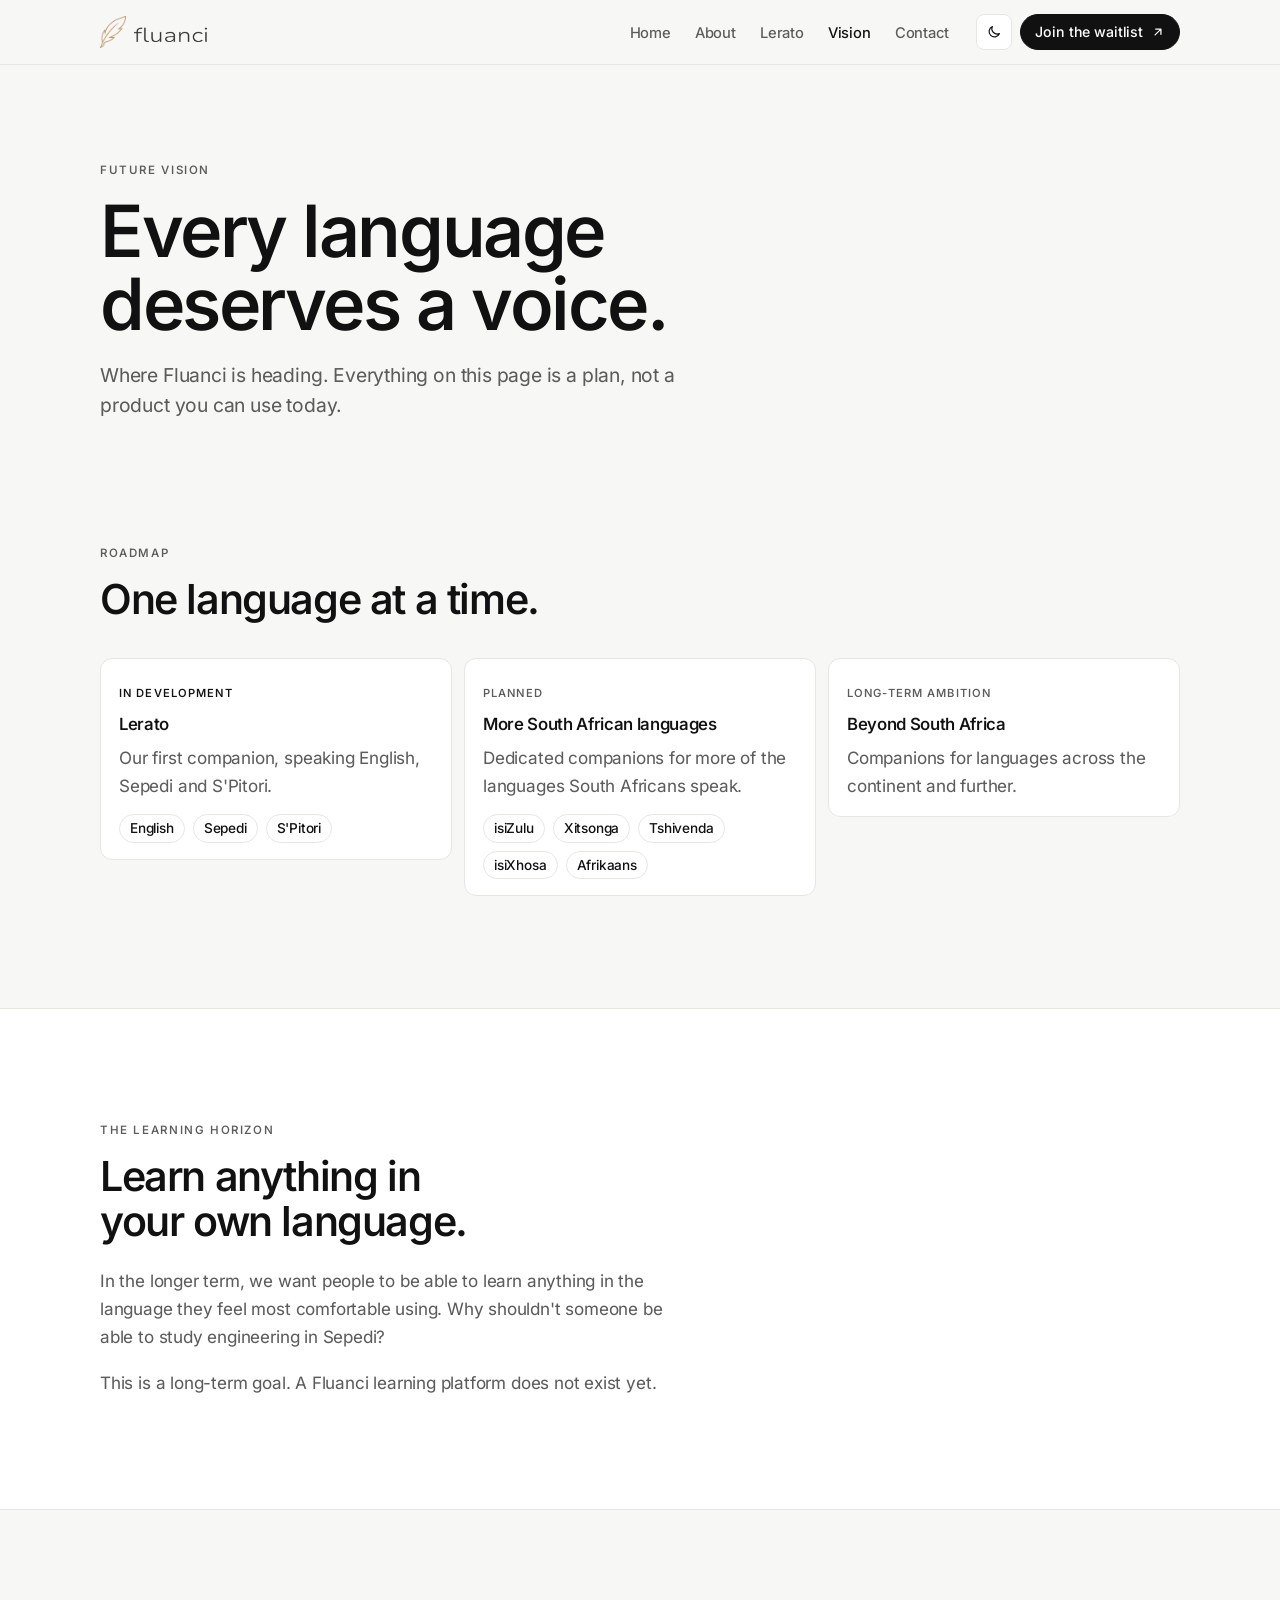
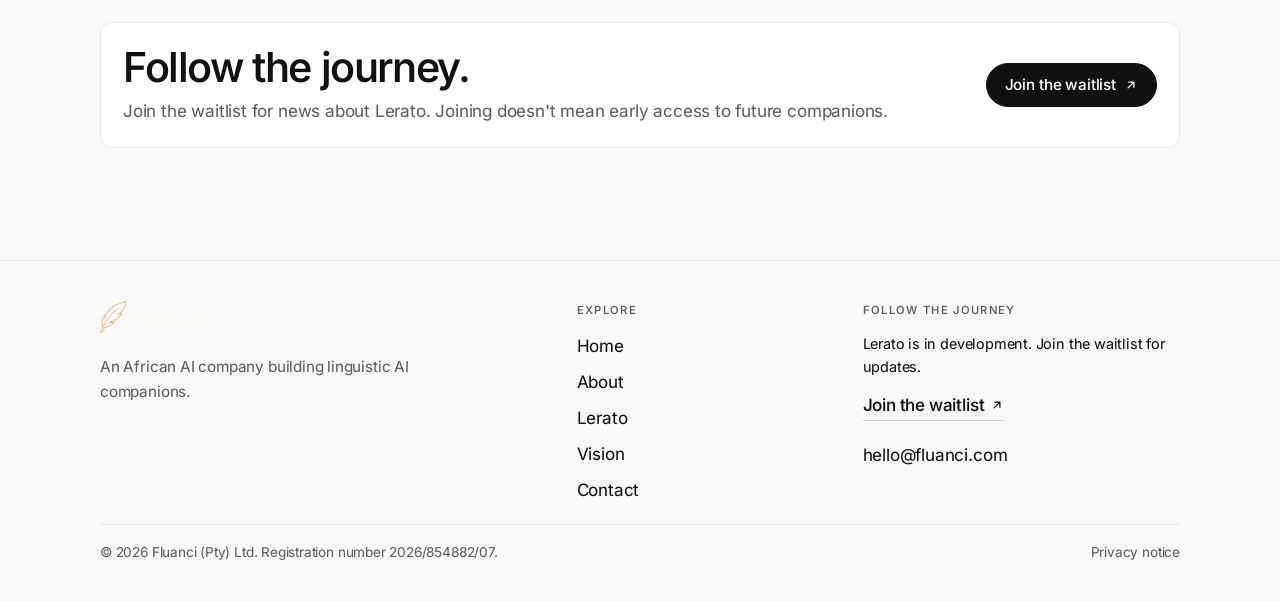
<file: vision.html>
<!doctype html>
<html lang="en-ZA" data-theme="light">
<head>
  <meta charset="utf-8">
  <meta name="viewport" content="width=device-width, initial-scale=1">
  <title>Vision | Fluanci</title>
  <meta name="description" content="Fluanci's long-term vision: AI companions for every South African language and beyond, and learning in your own language.">
  <link rel="canonical" href="https://fluanci.com/vision.html">
  <meta name="theme-color" content="#FBFBF9">
  <meta property="og:type" content="website">
  <meta property="og:site_name" content="Fluanci">
  <meta property="og:locale" content="en_ZA">
  <meta property="og:url" content="https://fluanci.com/vision.html">
  <meta property="og:title" content="Vision | Fluanci">
  <meta property="og:description" content="Fluanci's long-term vision: AI companions for every South African language and beyond, and learning in your own language.">
  <meta property="og:image" content="https://fluanci.com/assets/img/og-logo.png">
  <meta property="og:image:alt" content="Fluanci logo">
  <meta property="og:image:width" content="1042">
  <meta property="og:image:height" content="1052">
  <meta name="twitter:card" content="summary">
  <meta name="twitter:title" content="Vision | Fluanci">
  <meta name="twitter:description" content="Fluanci's long-term vision: AI companions for every South African language and beyond, and learning in your own language.">
  <meta name="twitter:image" content="https://fluanci.com/assets/img/og-logo.png">
  <meta name="twitter:image:alt" content="Fluanci logo">
  <link rel="icon" type="image/png" sizes="32x32" href="assets/img/favicon-32.png">
  <link rel="apple-touch-icon" href="assets/img/apple-touch-icon.png">
  <script>try{var t=localStorage.getItem("fluanci-theme");if(t==="dark"||t==="light")document.documentElement.dataset.theme=t;}catch(e){}</script>
  <link rel="stylesheet" href="assets/styles.css">
</head>
<body>
  <a class="skip-link" href="#main">Skip to content</a>
  <header class="site-header">
    <div class="container header-inner">
      <a class="brand" href="index.html" aria-label="Fluanci home">
        <img class="quill only-light" src="assets/img/quill-brown.png" alt="" width="34" height="42">
        <img class="quill only-dark" src="assets/img/quill-gold.png" alt="" width="34" height="42">
        <img class="wordmark only-light" src="assets/img/wordmark-dark.png" alt="Fluanci" width="96" height="26">
        <img class="wordmark only-dark" src="assets/img/wordmark-light.png" alt="Fluanci" width="96" height="26">
      </a>
      <nav class="main-nav" aria-label="Main">
        <ul class="nav-list">
          <li><a href="index.html">Home</a></li>
<li><a href="about.html">About</a></li>
<li><a href="lerato.html">Lerato</a></li>
<li><a href="vision.html" aria-current="page">Vision</a></li>
<li><a href="contact.html">Contact</a></li>
        </ul>
      </nav>
      <div class="header-actions">
        <button class="icon-btn theme-toggle" type="button" data-theme-toggle aria-pressed="false" aria-label="Switch to dark mode"><svg class="moon" viewBox="0 0 24 24" fill="none" stroke="currentColor" stroke-width="1.8" stroke-linecap="round" stroke-linejoin="round" aria-hidden="true"><path d="M20 14.5A8 8 0 0 1 9.5 4a8 8 0 1 0 10.5 10.5Z"/></svg><svg class="sun" viewBox="0 0 24 24" fill="none" stroke="currentColor" stroke-width="1.8" stroke-linecap="round" aria-hidden="true"><circle cx="12" cy="12" r="4"/><path d="M12 2v2M12 20v2M4.9 4.9l1.4 1.4M17.7 17.7l1.4 1.4M2 12h2M20 12h2M4.9 19.1l1.4-1.4M17.7 6.3l1.4-1.4"/></svg></button>
        <a class="btn btn-primary btn-small" href="index.html#waitlist">Join the waitlist <svg viewBox="0 0 24 24" fill="none" stroke="currentColor" stroke-width="2.2" stroke-linecap="round" stroke-linejoin="round" aria-hidden="true"><path d="M7 17 17 7M8 7h9v9"/></svg></a>
        <button class="icon-btn menu-btn" type="button" data-menu-open aria-expanded="false" aria-controls="mobile-menu" aria-label="Open menu"><svg viewBox="0 0 24 24" fill="none" stroke="currentColor" stroke-width="1.8" stroke-linecap="round" aria-hidden="true"><path d="M4 7h16M4 12h16M4 17h16"/></svg></button>
      </div>
    </div>
  </header>
  <div class="drawer" id="mobile-menu" role="dialog" aria-modal="true" aria-label="Menu" inert>
    <div class="drawer-head">
      <a class="brand" href="index.html" aria-label="Fluanci home">
        <img class="quill only-light" src="assets/img/quill-brown.png" alt="" width="34" height="42">
        <img class="quill only-dark" src="assets/img/quill-gold.png" alt="" width="34" height="42">
        <img class="wordmark only-light" src="assets/img/wordmark-dark.png" alt="Fluanci" width="96" height="26">
        <img class="wordmark only-dark" src="assets/img/wordmark-light.png" alt="Fluanci" width="96" height="26">
      </a>
      <div class="header-actions">
        <button class="icon-btn theme-toggle" type="button" data-theme-toggle aria-pressed="false" aria-label="Switch to dark mode"><svg class="moon" viewBox="0 0 24 24" fill="none" stroke="currentColor" stroke-width="1.8" stroke-linecap="round" stroke-linejoin="round" aria-hidden="true"><path d="M20 14.5A8 8 0 0 1 9.5 4a8 8 0 1 0 10.5 10.5Z"/></svg><svg class="sun" viewBox="0 0 24 24" fill="none" stroke="currentColor" stroke-width="1.8" stroke-linecap="round" aria-hidden="true"><circle cx="12" cy="12" r="4"/><path d="M12 2v2M12 20v2M4.9 4.9l1.4 1.4M17.7 17.7l1.4 1.4M2 12h2M20 12h2M4.9 19.1l1.4-1.4M17.7 6.3l1.4-1.4"/></svg></button>
        <button class="icon-btn" type="button" data-menu-close aria-label="Close menu"><svg viewBox="0 0 24 24" fill="none" stroke="currentColor" stroke-width="1.8" stroke-linecap="round" aria-hidden="true"><path d="M6 6l12 12M18 6 6 18"/></svg></button>
      </div>
    </div>
    <nav aria-label="Mobile">
      <ul class="drawer-list">
        <li><a href="index.html">Home</a></li>
<li><a href="about.html">About</a></li>
<li><a href="lerato.html">Lerato</a></li>
<li><a href="vision.html" aria-current="page">Vision</a></li>
<li><a href="contact.html">Contact</a></li>
      </ul>
    </nav>
    <a class="btn btn-primary" href="index.html#waitlist">Join the waitlist <svg viewBox="0 0 24 24" fill="none" stroke="currentColor" stroke-width="2.2" stroke-linecap="round" stroke-linejoin="round" aria-hidden="true"><path d="M7 17 17 7M8 7h9v9"/></svg></a>
  </div>
  <main id="main">
    <section class="page-hero tint" aria-labelledby="vision-hero">
      <div class="container">
        <span class="eyebrow">Future vision</span>
        <h1 class="h1" id="vision-hero">Every language deserves a voice.</h1>
        <p class="lede">Where Fluanci is heading. Everything on this page is a plan, not a product you can use today.</p>
      </div>
    </section>

    <section class="section" aria-labelledby="roadmap-title">
      <div class="container">
        <div class="section-head">
          <span class="eyebrow">Roadmap</span>
          <h2 class="h2" id="roadmap-title">One language at a time.</h2>
        </div>
        <ol class="roadmap">
          <li class="is-now"><div class="card">
            <span class="state">In development</span>
            <h3 class="h3">Lerato</h3>
            <p>Our first companion, speaking English, Sepedi and S'Pitori.</p>
            <ul><li class="chip">English</li><li class="chip">Sepedi</li><li class="chip">S'Pitori</li></ul>
          </div></li>
          <li><div class="card">
            <span class="state">Planned</span>
            <h3 class="h3">More South African languages</h3>
            <p>Dedicated companions for more of the languages South Africans speak.</p>
            <ul><li class="chip">isiZulu</li><li class="chip">Xitsonga</li><li class="chip">Tshivenda</li><li class="chip">isiXhosa</li><li class="chip">Afrikaans</li></ul>
          </div></li>
          <li class="later"><div class="card">
            <span class="state">Long-term ambition</span>
            <h3 class="h3">Beyond South Africa</h3>
            <p>Companions for languages across the continent and further.</p>
          </div></li>
        </ol>
      </div>
    </section>

    <section class="section section-band" aria-labelledby="learn-title">
      <div class="container grid-2">
        <div class="col-text-wide">
          <span class="eyebrow">The learning horizon</span>
          <h2 class="h2" id="learn-title" style="margin-bottom:24px">Learn anything in your own language.</h2>
          <p class="body-2">In the longer term, we want people to be able to learn anything in the language they feel most comfortable using. Why shouldn't someone be able to study engineering in Sepedi?</p>
          <p class="body-2">This is a long-term goal. A Fluanci learning platform does not exist yet.</p>
        </div>
      </div>
    </section>

    <section class="section" aria-labelledby="vision-cta">
      <div class="container">
        <div class="status-panel">
          <div>
            <h2 class="h2" id="vision-cta" style="margin-bottom:8px">Follow the journey.</h2>
            <p>Join the waitlist for news about Lerato. Joining doesn't mean early access to future companions.</p>
          </div>
          <a class="btn btn-primary" href="index.html#waitlist">Join the waitlist <svg viewBox="0 0 24 24" fill="none" stroke="currentColor" stroke-width="2.2" stroke-linecap="round" stroke-linejoin="round" aria-hidden="true"><path d="M7 17 17 7M8 7h9v9"/></svg></a>
        </div>
      </div>
    </section>
  </main>
  <footer class="site-footer">
    <div class="container">
      <div class="footer-grid">
        <div class="footer-brand">
          <a class="brand" href="index.html" aria-label="Fluanci home">
            <img class="quill" src="assets/img/quill-gold.png" alt="" width="32" height="40">
            <img class="wordmark" src="assets/img/wordmark-light.png" alt="Fluanci" width="90" height="24">
          </a>
          <p>An African AI company building linguistic AI companions.</p>
        </div>
        <div>
          <h2>Explore</h2>
          <ul class="footer-links">
            <li><a href="index.html">Home</a></li>
            <li><a href="about.html">About</a></li>
            <li><a href="lerato.html">Lerato</a></li>
            <li><a href="vision.html">Vision</a></li>
            <li><a href="contact.html">Contact</a></li>
          </ul>
        </div>
        <div>
          <h2>Follow the journey</h2>
          <p style="color:var(--band-text-2);font-size:.9rem;margin-bottom:12px">Lerato is in development. Join the waitlist for updates.</p>
          <a class="text-link" href="index.html#waitlist">Join the waitlist <svg viewBox="0 0 24 24" fill="none" stroke="currentColor" stroke-width="2.2" stroke-linecap="round" stroke-linejoin="round" aria-hidden="true"><path d="M7 17 17 7M8 7h9v9"/></svg></a>
          <p style="margin-top:20px"><a href="mailto:hello@fluanci.com">hello@fluanci.com</a></p>
        </div>
      </div>
      <div class="footer-bottom">
        <p>&copy; <span data-year>2026</span> Fluanci (Pty) Ltd. Registration number 2026/854882/07.</p>
        <p><a href="privacy.html" style="color:inherit">Privacy notice</a></p>
      </div>
    </div>
  </footer>
  <script src="assets/main.js" defer></script>
</body>
</html>
</file>
<file: assets/styles.css>
/* Fluanci
   Near-monochrome. One accent, used only for the voice wave.
   Inter, self-hosted. Light default, dark mode.
*/

@font-face {
  font-family: "Inter";
  src: url("fonts/inter-latin-ext-wght-normal.woff2") format("woff2");
  font-weight: 100 900;
  font-style: normal;
  font-display: swap;
  unicode-range: U+0100-02BA, U+02BD-02C5, U+02C7-02CC, U+02CE-02D7, U+02DD-02FF, U+0304, U+0308, U+0329, U+1D00-1DBF, U+1E00-1E9F, U+1EF2-1EFF, U+2020, U+20A0-20AB, U+20AD-20C0, U+2113, U+2C60-2C7F, U+A720-A7FF;
}
@font-face {
  font-family: "Inter";
  src: url("fonts/inter-latin-wght-normal.woff2") format("woff2");
  font-weight: 100 900;
  font-style: normal;
  font-display: swap;
  unicode-range: U+0000-00FF, U+0131, U+0152-0153, U+02BB-02BC, U+02C6, U+02DA, U+02DC, U+0304, U+0308, U+0329, U+2000-206F, U+20AC, U+2122, U+2191, U+2193, U+2212, U+2215, U+FEFF, U+FFFD;
}

:root {
  --bg: #f7f7f5;
  --surface: #ffffff;
  --tint: #f1f1ef;
  --ink: #111111;
  --muted: #5c5c5c;
  --faint: #8a8a8a;
  --line: #e6e6e3;
  --line-strong: #d4d4d0;
  --accent: #8d7352;
  --focus: #111111;
  --cta: #111111;
  --cta-ink: #fafafa;
  --cta-hover: #2a2a2a;
  --shadow: 0 1px 1px rgba(0, 0, 0, .03), 0 24px 48px rgba(0, 0, 0, .04);
  --font: "Inter", system-ui, -apple-system, "Segoe UI", Roboto, sans-serif;
  --container: 1080px;
  --gutter: 24px;
  --header: 64px;
  --radius: 12px;
  color-scheme: light;
}

:root[data-theme="dark"] {
  --bg: #090909;
  --surface: #111111;
  --tint: #171717;
  --ink: #f4f4f2;
  --muted: #a3a3a3;
  --faint: #737373;
  --line: #262626;
  --line-strong: #333333;
  --accent: #c4a574;
  --focus: #f4f4f2;
  --cta: #f4f4f2;
  --cta-ink: #111111;
  --cta-hover: #e4e4e2;
  --shadow: 0 1px 1px rgba(0, 0, 0, .4), 0 24px 48px rgba(0, 0, 0, .35);
  color-scheme: dark;
}

*, *::before, *::after { box-sizing: border-box; }
html { -webkit-text-size-adjust: 100%; scroll-padding-top: 88px; overflow-x: clip; }
@media (prefers-reduced-motion: no-preference) { html { scroll-behavior: smooth; } }

body {
  margin: 0;
  overflow-x: clip;
  background: var(--bg);
  color: var(--ink);
  font-family: var(--font);
  font-size: 1.0625rem;
  font-weight: 420;
  line-height: 1.65;
  letter-spacing: -0.011em;
  -webkit-font-smoothing: antialiased;
  text-rendering: optimizeLegibility;
}
img, svg { display: block; max-width: 100%; }
a { color: inherit; }
p { margin: 0 0 1em; }
p:last-child { margin-bottom: 0; }
ul, ol { margin: 0; padding: 0; }
button, input, select, textarea { font: inherit; color: inherit; }
::selection { background: #111111; color: #fafafa; }
:root[data-theme="dark"] ::selection { background: #f4f4f2; color: #111111; }

:focus-visible { outline: 2px solid var(--focus); outline-offset: 3px; }

.skip-link {
  position: absolute; left: 16px; top: -64px; z-index: 300;
  background: var(--ink); color: var(--bg);
  padding: 10px 14px; border-radius: 8px; text-decoration: none; font-weight: 550;
}
.skip-link:focus { top: 12px; }

.sr-only {
  position: absolute; width: 1px; height: 1px; padding: 0; margin: -1px;
  overflow: hidden; clip: rect(0 0 0 0); white-space: nowrap; border: 0;
}

.container {
  width: 100%;
  max-width: calc(var(--container) + var(--gutter) * 2);
  margin: 0 auto;
  padding: 0 var(--gutter);
}

h1, h2, h3, .h1, .h2, .h3 {
  margin: 0;
  font-family: var(--font);
  font-weight: 560;
  color: var(--ink);
  letter-spacing: -0.034em;
  text-wrap: balance;
}
.h1 { font-size: clamp(2.6rem, 1.4rem + 4.2vw, 4.5rem); line-height: 1.02; }
.h2 { font-size: clamp(1.85rem, 1.3rem + 1.6vw, 2.6rem); line-height: 1.08; }
.h3 { font-size: 1.05rem; line-height: 1.3; letter-spacing: -0.02em; font-weight: 560; }
.accent { color: inherit; }
.lede {
  margin-top: 20px;
  max-width: 38rem;
  font-size: clamp(1.05rem, 1rem + .25vw, 1.2rem);
  line-height: 1.55;
  color: var(--muted);
  font-weight: 420;
  text-wrap: pretty;
}
.body-2 { color: var(--muted); max-width: 40rem; text-wrap: pretty; }
.body-2 + .body-2 { margin-top: 1em; }
.h2 + .body-2 { margin-top: 16px; }
.small { font-size: .92rem; color: var(--muted); }

.eyebrow {
  display: block;
  margin-bottom: 14px;
  font-size: .72rem;
  font-weight: 550;
  letter-spacing: .14em;
  text-transform: uppercase;
  color: var(--muted);
}

.prose { max-width: 66ch; }
.prose h2, .prose .h2 { margin: 0 0 14px; font-size: clamp(1.6rem, 1.2rem + 1vw, 2.1rem); }
.prose h3, .prose .h3 { margin: 1.8em 0 .45em; }
.prose p, .prose li { color: var(--muted); }
.prose p strong { color: var(--ink); font-weight: 560; }
.prose ul { margin: 0 0 1em; padding-left: 1.15em; }
.prose li { margin: .4em 0; }
.prose a { color: var(--ink); font-weight: 520; text-underline-offset: 3px; }
.prose a:hover { text-decoration-thickness: 2px; }

.btn {
  display: inline-flex; align-items: center; justify-content: center; gap: 8px;
  min-height: 44px; padding: 0 18px;
  border-radius: 999px; border: 1px solid transparent;
  background: transparent; color: var(--ink);
  font-weight: 520; font-size: .95rem; letter-spacing: -0.01em; line-height: 1;
  text-decoration: none; cursor: pointer;
  transition: background-color .18s ease, color .18s ease, border-color .18s ease;
}
.btn svg { width: 14px; height: 14px; flex: 0 0 auto; }
.btn-primary { background: var(--cta); color: var(--cta-ink); border-color: var(--cta); }
.btn-primary:hover { background: var(--cta-hover); border-color: var(--cta-hover); }
.btn-secondary { background: transparent; border-color: var(--line-strong); }
.btn-secondary:hover { background: var(--tint); }
.btn-small { min-height: 36px; padding: 0 14px; font-size: .88rem; }
.btn[disabled] { opacity: .55; cursor: progress; }
.header-cta { display: none; }

.text-link {
  display: inline-flex; align-items: center; gap: 6px;
  color: var(--ink); font-weight: 520;
  text-decoration: none; border-bottom: 1px solid var(--line-strong); padding-bottom: 1px;
}
.text-link:hover { border-bottom-color: var(--ink); }
.text-link svg { width: 14px; height: 14px; }
.actions { display: flex; flex-wrap: wrap; gap: 10px; margin-top: 28px; align-items: center; }

.site-header {
  position: sticky; top: 0; z-index: 100;
  background: color-mix(in srgb, var(--bg) 92%, transparent);
  backdrop-filter: blur(16px);
  -webkit-backdrop-filter: blur(16px);
  border-bottom: 1px solid var(--line);
}
.header-inner { display: flex; align-items: center; min-height: var(--header); gap: 18px; }
.header-actions { display: flex; align-items: center; gap: 8px; margin-left: auto; }

.brand { display: inline-flex; align-items: center; gap: 8px; text-decoration: none; flex: 0 0 auto; }
.brand .quill { width: 26px; height: auto; }
.brand .wordmark { height: 20px; width: auto; }
.only-dark { display: none !important; }
:root[data-theme="dark"] .only-light { display: none !important; }
:root[data-theme="dark"] .only-dark { display: block !important; }

.main-nav { display: none; }
.nav-list { display: flex; gap: 4px; list-style: none; }
.nav-list a {
  text-decoration: none; font-weight: 480; font-size: .92rem; color: var(--muted);
  padding: 8px 10px; border-radius: 8px;
}
.nav-list a:hover { color: var(--ink); background: var(--tint); }
.nav-list a[aria-current="page"] { color: var(--ink); }

.icon-btn {
  width: 36px; height: 36px;
  display: inline-flex; align-items: center; justify-content: center;
  border-radius: 8px; border: 1px solid var(--line); background: var(--surface); color: var(--ink); cursor: pointer;
}
.icon-btn svg { width: 16px; height: 16px; }
.icon-btn:hover { background: var(--tint); }
.theme-toggle .sun { display: none; }
:root[data-theme="dark"] .theme-toggle .moon { display: none; }
:root[data-theme="dark"] .theme-toggle .sun { display: block; }

.drawer {
  position: fixed; inset: 0; z-index: 200;
  background: var(--bg); color: var(--ink);
  padding: 0 24px 32px;
  display: flex; flex-direction: column; gap: 8px;
  transform: translateX(100%); visibility: hidden; overflow: auto;
}
.drawer.is-open { transform: none; visibility: visible; }
.drawer-head { display: flex; align-items: center; justify-content: space-between; min-height: var(--header); }
.drawer-list { list-style: none; }
.drawer-list a {
  display: flex; align-items: center; min-height: 52px;
  text-decoration: none; font-weight: 540; font-size: 1.7rem; letter-spacing: -0.03em; color: var(--ink);
}
.drawer-list a[aria-current="page"] { color: var(--muted); }
.drawer .btn { margin-top: 16px; align-self: flex-start; }

@media (min-width: 760px) { .header-cta { display: inline-flex; } }
@media (min-width: 980px) {
  .menu-btn { display: none; }
  .main-nav { display: flex; margin-left: auto; }
  .header-actions { margin-left: 0; }
  .drawer { display: none; }
}

.section { padding: 72px 0; }
.section-tint { background: var(--tint); }
.section-band { background: var(--surface); border-block: 1px solid var(--line); }
.section-head { max-width: 40rem; margin-bottom: 36px; }
.section-head .h2 { margin-bottom: 12px; }
.grid-2, .hero-grid { display: grid; gap: 36px; }
.hero { position: relative; padding: 56px 0 28px; overflow: hidden; }
.hero::before {
  content: "";
  position: absolute; inset: -20% -10% auto;
  height: 70%;
  background: radial-gradient(ellipse at 75% 0%, color-mix(in srgb, var(--accent) 14%, transparent), transparent 62%);
  pointer-events: none;
}
.hero .container { position: relative; }
.page-hero { padding: 64px 0 8px; }
.hero-copy { container-type: inline-size; min-width: 0; }
.hero-copy .h1 { font-size: clamp(2rem, 11.5cqi, 4.5rem); }

@media (min-width: 900px) {
  .section { padding: 112px 0; }
  .grid-2, .hero-grid { grid-template-columns: 1.12fr .88fr; gap: 64px; align-items: center; }
  .hero { padding: 88px 0 40px; }
  .page-hero { padding: 96px 0 12px; }
}

.voice-card {
  position: relative;
  background: var(--surface);
  color: var(--ink);
  border: 1px solid var(--line);
  border-radius: 16px;
  padding: 20px 18px 16px;
  box-shadow: var(--shadow);
  min-width: 0;
}
.voice-top { display: flex; align-items: center; justify-content: space-between; gap: 12px; flex-wrap: wrap; }
.lerato-mark { font-weight: 560; font-size: 1.15rem; letter-spacing: -0.03em; }
.lerato-mark span { color: var(--accent); }
.tag {
  font-size: .68rem; font-weight: 550; letter-spacing: .12em; text-transform: uppercase;
  color: var(--muted); border: 1px solid var(--line); border-radius: 999px; padding: 5px 8px;
}
.orb-wrap { position: relative; height: 148px; display: grid; place-items: center; margin: 8px 0 0; }
.orb {
  width: 72px; height: 72px; border-radius: 50%;
  display: grid; place-items: center;
  border: 1px solid var(--line-strong); background: var(--tint);
  position: relative; z-index: 1;
}
.orb img { width: 32px; height: auto; filter: brightness(0); }
:root[data-theme="dark"] .orb img,
:root[data-theme="dark"] .avatar img { filter: brightness(0) invert(1); }
.orb-ring, .orb-ring-2 {
  position: absolute; border-radius: 50%; border: 1px solid color-mix(in srgb, var(--accent) 45%, var(--line));
}
.orb-ring { width: 108px; height: 108px; }
.orb-ring-2 { width: 140px; height: 140px; opacity: .45; }
.wave {
  display: flex; align-items: center; justify-content: center; gap: 3px;
  height: 44px; margin: 2px 0; max-width: 100%;
}
.voice-card .wave { width: 100%; }
.wave .bar {
  display: block; width: 2px; height: calc(var(--h) * 1px);
  border-radius: 99px; background: var(--accent); transform-origin: center; opacity: .9;
  flex: 1 1 0; max-width: 3px;
}
.wave .bar:nth-child(odd) { opacity: .4; }
.wave-caption { margin: 0 0 12px; text-align: center; color: var(--muted); font-size: .88rem; }
.bubbles { display: grid; gap: 8px; }
.bubble { border-radius: 12px; padding: 10px 12px; font-size: .95rem; line-height: 1.45; border: 1px solid var(--line); }
.bubble small {
  display: block; margin-bottom: 3px; font-size: .68rem; font-weight: 550;
  letter-spacing: .08em; text-transform: uppercase; color: var(--muted);
}
.bubble-you { margin-left: 28px; background: var(--tint); }
.bubble-lerato { margin-right: 28px; background: var(--surface); }

.band-wave { overflow: hidden; max-width: 100%; contain: inline-size; }
.band-wave .wave { height: 88px; justify-content: flex-start; width: 100%; }
.band-wave .bar { max-width: 4px; }

@media (prefers-reduced-motion: no-preference) {
  .wave.is-animated .bar {
    animation: eq 2.4s ease-in-out infinite;
    animation-delay: calc(var(--d) * .05s);
  }
  .orb-ring { animation: ring 6s ease-in-out infinite; }
}
@keyframes eq {
  0%, 100% { transform: scaleY(.55); }
  50% { transform: scaleY(1); }
}
@keyframes ring {
  0%, 100% { opacity: .35; }
  50% { opacity: .8; }
}

.status-note { display: flex; align-items: flex-start; gap: 10px; margin-top: 22px; color: var(--muted); font-size: .92rem; max-width: 38em; }
.status-dot { width: 7px; height: 7px; margin-top: .5em; border-radius: 50%; background: var(--accent); flex: 0 0 auto; }

.highlights, .cards-3, .flow, .task-list, .partner-grid, .lang-grid, .roadmap {
  list-style: none; display: grid; gap: 12px;
}
.highlights { margin-top: 40px; }
.highlights li, .card, .partner-card, .form-card, .chat-card, .stack-panel, .status-panel {
  background: var(--surface);
  border: 1px solid var(--line);
  border-radius: var(--radius);
}
.highlights li {
  display: flex; align-items: center; gap: 12px;
  padding: 14px 16px; font-weight: 520; color: var(--ink); box-shadow: none;
}
.icon-circle {
  width: 36px; height: 36px; border-radius: 10px;
  display: inline-flex; align-items: center; justify-content: center; flex: 0 0 auto;
  border: 1px solid var(--line); background: var(--bg); color: var(--ink);
}
.icon-circle svg { width: 16px; height: 16px; }
.card { padding: 18px 18px 16px; color: var(--ink); }
.card-icon { width: 22px; height: 22px; margin: 4px 0 12px; color: var(--ink); }
.card p, .flow p { margin: 8px 0 0; color: var(--muted); }
.card h3 { margin-top: 4px; }

.steps { list-style: none; display: grid; gap: 22px; margin-top: 32px; counter-reset: step; }
.steps li { display: grid; grid-template-columns: auto 1fr; gap: 16px; align-items: start; }
.steps li::before {
  counter-increment: step; content: counter(step, decimal-leading-zero);
  font-weight: 520; font-size: .95rem; letter-spacing: .04em; color: var(--muted); padding-top: 2px;
}
.steps h3 { font-size: 1.05rem; margin-bottom: 4px; }
.steps p { margin: 0; color: var(--muted); }

.stack-panel { padding: 8px; }
.stack { list-style: none; display: grid; }
.stack li {
  display: flex; justify-content: space-between; flex-wrap: wrap; gap: 8px 12px; align-items: center;
  min-height: 56px; padding: 12px 14px;
  border-bottom: 1px solid var(--line);
  font-weight: 520;
}
.stack li:last-child { border-bottom: 0; }
.stack li span:last-child {
  font-size: .72rem; font-weight: 520; letter-spacing: .1em; text-transform: uppercase; color: var(--muted);
}
.stack-caption { margin: 8px 14px 12px; color: var(--muted); font-size: .88rem; }

.chips { display: flex; flex-wrap: wrap; gap: 8px; list-style: none; margin: 18px 0; }
.chip, .pill {
  display: inline-flex; align-items: center; min-height: 28px; padding: 2px 10px;
  border-radius: 999px; border: 1px solid var(--line); background: var(--surface);
  color: var(--ink); font-weight: 500; font-size: .85rem;
}
.chip-status { color: var(--muted); background: transparent; }
.pill { margin-top: 10px; font-size: .7rem; letter-spacing: .08em; text-transform: uppercase; color: var(--muted); }

.chat-card { margin: 0; overflow: hidden; }
.chat-head, .chat-foot { display: flex; align-items: center; gap: 10px; padding: 12px 14px; }
.chat-head { border-bottom: 1px solid var(--line); }
.chat-head div { display: grid; }
.chat-head strong { font-weight: 560; font-size: .98rem; }
.chat-head span, .chat-foot { color: var(--muted); font-size: .82rem; }
.chat-head .chip { margin-left: auto; }
.avatar {
  width: 32px; height: 32px; border-radius: 8px; border: 1px solid var(--line);
  background: var(--tint); display: grid; place-items: center; flex: 0 0 auto;
}
.avatar img { width: 16px; height: auto; }
.chat-body { display: grid; gap: 8px; padding: 14px; }
.msg { margin: 0; border-radius: 12px; padding: 10px 12px; border: 1px solid var(--line); }
.msg small {
  display: block; margin-bottom: 3px; font-size: .68rem; font-weight: 550;
  letter-spacing: .08em; text-transform: uppercase; color: var(--muted);
}
.msg-you { background: var(--tint); margin-left: 16px; }
.msg-lerato { background: var(--surface); margin-right: 16px; }
.chat-foot { border-top: 1px solid var(--line); }

.lang-grid li {
  min-width: 0; overflow-wrap: break-word;
  background: var(--bg); border: 1px solid var(--line); border-radius: 12px;
  padding: 16px; font-weight: 540; font-size: 1.05rem; letter-spacing: -0.02em; color: var(--ink);
}
.lang-grid { grid-template-columns: 1fr; }

.flow .num { font-weight: 520; font-size: .95rem; letter-spacing: .08em; color: var(--muted); }
.task-list .card { display: flex; align-items: center; justify-content: space-between; gap: 12px; flex-wrap: wrap; }
.task-list strong { font-weight: 540; }

.roadmap .state {
  display: inline-block; margin-bottom: 8px;
  font-size: .7rem; font-weight: 550; letter-spacing: .1em; text-transform: uppercase; color: var(--muted);
}
.roadmap .is-now .state { color: var(--ink); }
.roadmap ul { display: flex; flex-wrap: wrap; gap: 8px; list-style: none; margin-top: 14px; }

.status-panel {
  display: flex; flex-wrap: wrap; gap: 18px; align-items: center; justify-content: space-between;
  padding: 22px;
}
.status-panel :is(h2, h3) { margin: 0 0 6px; }
.status-panel p { margin: 0; color: var(--muted); max-width: 46em; }

.partner-card {
  display: flex; align-items: center; gap: 14px; min-height: 84px; padding: 14px;
  text-decoration: none; color: var(--ink);
}
.partner-card:hover { border-color: var(--line-strong); }
.partner-logo, .partner-logo-text {
  width: 48px; height: 48px; border-radius: 10px; overflow: hidden; flex: 0 0 auto;
  display: grid; place-items: center;
  border: 1px solid var(--line); background: var(--tint);
  font-weight: 560; font-size: .95rem; letter-spacing: -0.02em;
}
.partner-logo img { width: 100%; height: 100%; object-fit: cover; }
.partner-info { display: grid; min-width: 0; }
.partner-info strong { font-weight: 540; overflow-wrap: break-word; }
.partner-info span { color: var(--muted); font-size: .88rem; }
.partner-card > svg { width: 16px; height: 16px; margin-left: auto; flex: 0 0 auto; color: var(--faint); }

.waitlist-panel { display: grid; gap: 28px; align-items: start; }
.form-card, form[data-form] { display: grid; gap: 14px; color: var(--ink); }
.form-card { padding: 18px; position: relative; }
.field { display: grid; gap: 6px; }
.field label { font-weight: 520; font-size: .92rem; }
.req { color: var(--ink); }
.input, .textarea, .select {
  width: 100%; min-height: 44px;
  border: 1px solid var(--line-strong); border-radius: 10px;
  background: var(--bg); color: var(--ink); padding: 10px 12px;
}
.textarea { min-height: 140px; resize: vertical; }
.input::placeholder { color: var(--faint); }
.hint { color: var(--muted); font-size: .86rem; }
.field-error {
  display: none; align-items: flex-start; gap: 6px;
  color: var(--ink); font-weight: 520; font-size: .88rem;
}
.field-error.is-visible { display: flex; }
.field-error svg { width: 16px; height: 16px; flex: 0 0 auto; margin-top: 2px; }
.input[aria-invalid="true"], .textarea[aria-invalid="true"] { border-color: var(--ink); }
.form-status { display: none; align-items: flex-start; gap: 8px; padding: 12px; border-radius: 10px; font-weight: 500; border: 1px solid var(--line); }
.form-status.is-visible { display: flex; }
.form-status svg { width: 18px; height: 18px; flex: 0 0 auto; margin-top: 1px; }
.form-status.success { background: var(--tint); color: var(--ink); }
.form-status.error { background: var(--tint); color: var(--ink); }
.form-note { margin: 0; color: var(--muted); font-size: .84rem; }
.form-note a { color: var(--ink); }
.hp { position: absolute !important; left: -9999px; width: 1px; height: 1px; overflow: hidden; }
.contact-grid { display: grid; gap: 16px; }
.contact-aside { display: grid; gap: 16px; align-content: start; }
.contact-aside .card { display: grid; gap: 10px; }
.contact-aside .card > p { margin: 0; color: var(--muted); }
.direct-list { list-style: none; }
.direct-list a { color: var(--ink); font-weight: 520; text-underline-offset: 3px; }

.founder { display: grid; gap: 28px; align-items: center; }
.founder-photo { width: min(100%, 280px); height: auto; border-radius: 12px; border: 1px solid var(--line); }
.pull-quote {
  margin: 0; font-weight: 540; font-size: clamp(1.45rem, 1.1rem + 1.2vw, 2rem);
  line-height: 1.2; letter-spacing: -0.03em; color: var(--ink);
}
.pull-quote + p { margin-top: 20px; }
.pull-quote cite { display: block; margin-top: 14px; font-size: .95rem; font-style: normal; font-weight: 500; letter-spacing: 0; color: var(--muted); }
.footer-mail { margin-top: 16px; }

.site-footer { border-top: 1px solid var(--line); background: var(--bg); color: var(--ink); }
.footer-grid { display: grid; gap: 32px; padding: 40px 0 20px; }
.footer-brand p { margin-top: 12px; color: var(--muted); max-width: 26em; font-size: .95rem; }
.site-footer h2 {
  font-size: .7rem; font-weight: 550; letter-spacing: .12em; text-transform: uppercase;
  color: var(--muted); margin-bottom: 12px;
}
.footer-links { list-style: none; display: grid; gap: 8px; }
.site-footer a { color: var(--ink); text-decoration: none; }
.site-footer a:hover { text-decoration: underline; text-underline-offset: 3px; }
.site-footer .text-link { color: var(--ink); border-bottom-color: var(--line-strong); }
.footer-note { color: var(--muted); font-size: .92rem; margin-bottom: 12px; }
.footer-bottom {
  display: flex; flex-wrap: wrap; gap: 8px 20px; justify-content: space-between;
  border-top: 1px solid var(--line); padding: 16px 0 24px;
  color: var(--muted); font-size: .85rem;
}
.footer-bottom a { color: var(--muted); }
.not-found { padding: 72px 0 96px; }

@media (min-width: 480px) { .lang-grid { grid-template-columns: 1fr 1fr; } }
@media (min-width: 720px) {
  .highlights, .cards-3, .flow { grid-template-columns: repeat(3, 1fr); }
  .task-list, .partner-grid { grid-template-columns: 1fr 1fr; }
  .founder { grid-template-columns: 240px 1fr; gap: 48px; }
  .footer-grid { grid-template-columns: 1.4fr .8fr 1fr; }
}
@media (min-width: 900px) {
  .roadmap { grid-template-columns: repeat(3, 1fr); align-items: stretch; }
  .contact-grid { grid-template-columns: 1.2fr .8fr; align-items: start; }
  .waitlist-panel { grid-template-columns: 1fr 1fr; gap: 48px; align-items: center; }
  .grid-2 .lang-grid { grid-template-columns: 1fr 1fr; }
  .not-found { padding: 120px 0 140px; }
}
</file>
